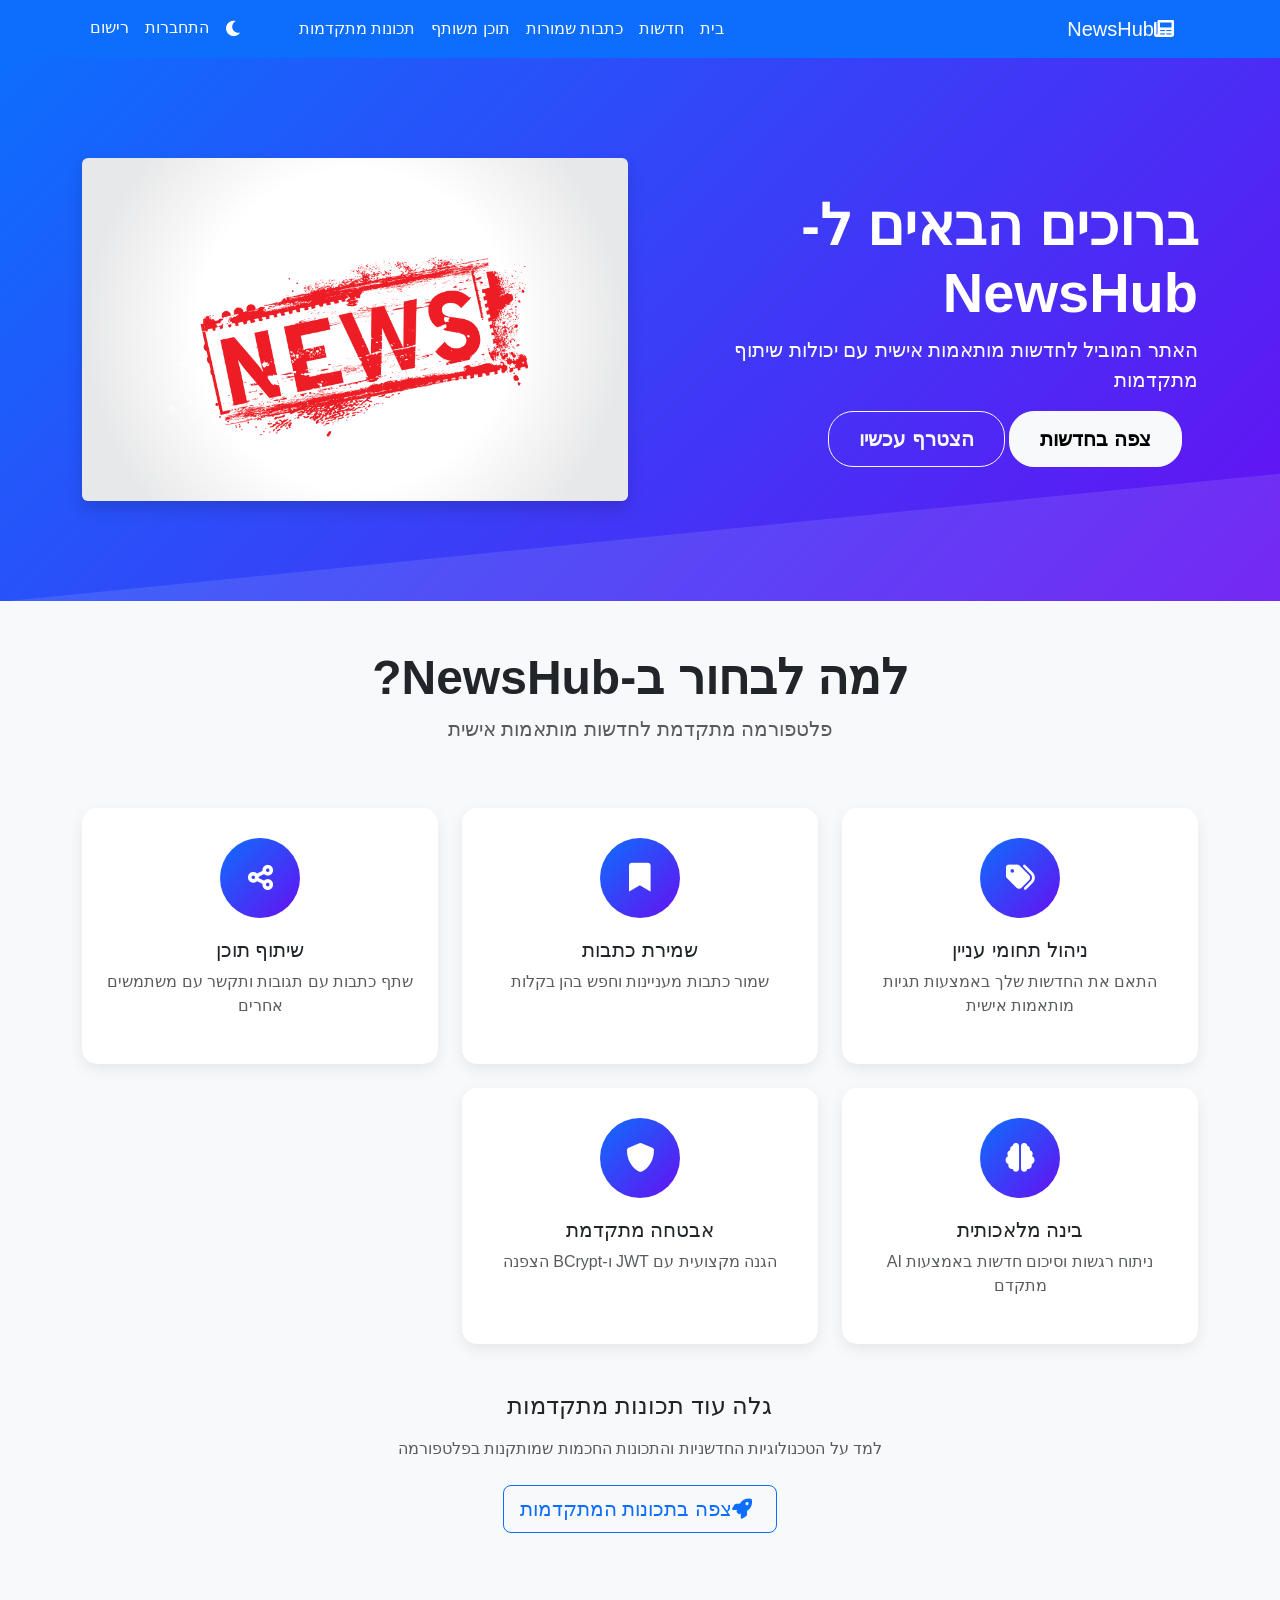
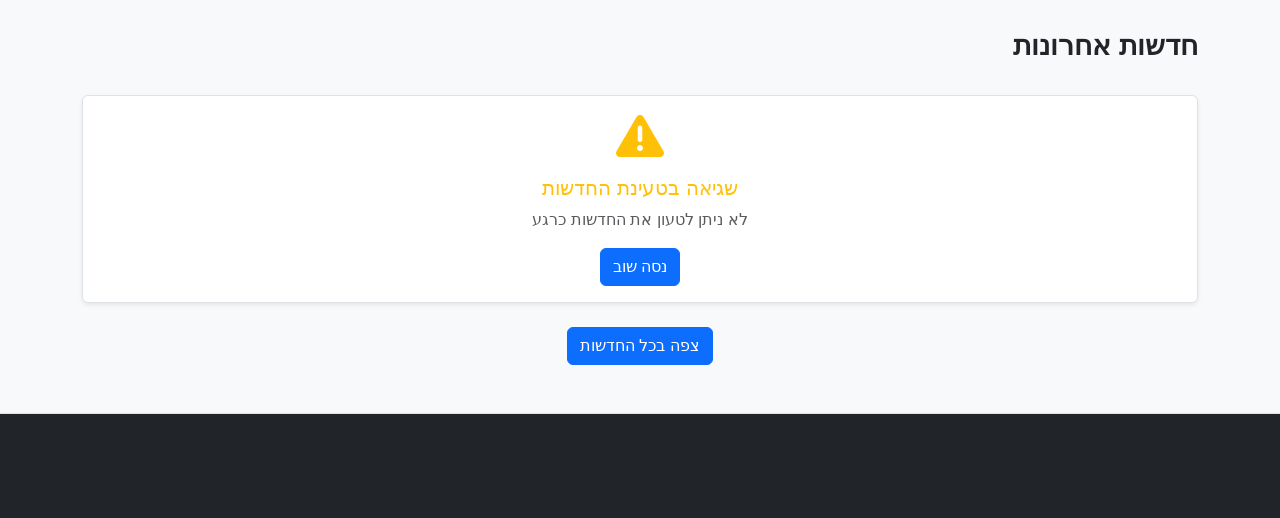
<file: website/index.html>
<!DOCTYPE html>
<html lang="he" dir="rtl">
  <head>
    <meta charset="UTF-8" />
    <meta name="viewport" content="width=device-width, initial-scale=1.0" />
    <title>NewsHub - אתר החדשות שלך</title>
    <link
      href="https://cdn.jsdelivr.net/npm/bootstrap@5.3.0/dist/css/bootstrap.min.css"
      rel="stylesheet"
    />
    <link
      href="https://cdnjs.cloudflare.com/ajax/libs/font-awesome/6.0.0/css/all.min.css"
      rel="stylesheet"
    />
    <link href="css/style.css" rel="stylesheet" />
  </head>
  <body>
    <!-- Hero Section -->
    <div class="hero-section">
      <div class="container">
        <div class="row align-items-center">
          <div class="col-lg-6">
            <h1 class="display-4 fw-bold text-white">ברוכים הבאים ל-NewsHub</h1>
            <p class="lead text-white">
              האתר המוביל לחדשות מותאמות אישית עם יכולות שיתוף מתקדמות
            </p>
            <div class="hero-buttons">
              <a href="news.html" class="btn btn-light btn-lg me-3"
                >צפה בחדשות</a
              >
              <a href="register.html" class="btn btn-outline-light btn-lg"
                >הצטרף עכשיו</a
              >
            </div>
          </div>
          <div class="col-lg-6">
            <img
              src="img/NEWS.jpg"
              alt="NewsHub"
              class="img-fluid rounded shadow"
            />
          </div>
        </div>
      </div>
    </div>

    <!-- Features Section -->
    <div class="container py-5">
      <div class="row text-center mb-5">
        <div class="col">
          <h2 class="display-5 fw-bold">למה לבחור ב-NewsHub?</h2>
          <p class="lead text-muted">פלטפורמה מתקדמת לחדשות מותאמות אישית</p>
        </div>
      </div>
      <div class="row g-4">
        <div class="col-md-4">
          <div class="feature-card text-center">
            <div class="feature-icon">
              <i class="fas fa-tags"></i>
            </div>
            <h5>ניהול תחומי עניין</h5>
            <p class="text-muted">
              התאם את החדשות שלך באמצעות תגיות מותאמות אישית
            </p>
          </div>
        </div>
        <div class="col-md-4">
          <div class="feature-card text-center">
            <div class="feature-icon">
              <i class="fas fa-bookmark"></i>
            </div>
            <h5>שמירת כתבות</h5>
            <p class="text-muted">שמור כתבות מעניינות וחפש בהן בקלות</p>
          </div>
        </div>
        <div class="col-md-4">
          <div class="feature-card text-center">
            <div class="feature-icon">
              <i class="fas fa-share-alt"></i>
            </div>
            <h5>שיתוף תוכן</h5>
            <p class="text-muted">שתף כתבות עם תגובות ותקשר עם משתמשים אחרים</p>
          </div>
        </div>
        <div class="col-md-4">
          <div class="feature-card text-center">
            <div class="feature-icon">
              <i class="fas fa-brain"></i>
            </div>
            <h5>בינה מלאכותית</h5>
            <p class="text-muted">ניתוח רגשות וסיכום חדשות באמצעות AI מתקדם</p>
          </div>
        </div>
        <div class="col-md-4">
          <div class="feature-card text-center">
            <div class="feature-icon">
              <i class="fas fa-shield-alt"></i>
            </div>
            <h5>אבטחה מתקדמת</h5>
            <p class="text-muted">הגנה מקצועית עם JWT ו-BCrypt הצפנה</p>
          </div>
        </div>
      </div>

      <!-- Advanced Features CTA -->
      <div class="row mt-5">
        <div class="col text-center">
          <h4 class="mb-3">גלה עוד תכונות מתקדמות</h4>
          <p class="text-muted mb-4">
            למד על הטכנולוגיות החדשניות והתכונות החכמות שמותקנות בפלטפורמה
          </p>
          <a
            href="advanced-features.html"
            class="btn btn-outline-primary btn-lg"
          >
            <i class="fas fa-rocket me-2"></i>צפה בתכונות המתקדמות
          </a>
        </div>
      </div>
    </div>

    <!-- Latest News Preview -->
    <div class="bg-light py-5">
      <div class="container">
        <div class="row mb-4">
          <div class="col">
            <h3 class="fw-bold">חדשות אחרונות</h3>
          </div>
        </div>
        <div class="row" id="latestNews">
          <!-- News will be loaded here -->
        </div>
        <div class="text-center mt-4">
          <a href="news.html" class="btn btn-primary">צפה בכל החדשות</a>
        </div>
      </div>
    </div>

    <!-- Footer -->
    <footer class="footer bg-dark text-white py-4">
      <div class="container">
        <div class="row">
          <div class="col-md-6">
            <h5>NewsHub</h5>
            <p class="mb-0">האתר המוביל לחדשות מותאמות אישית</p>
          </div>
        </div>
      </div>
    </footer>

    <!-- Scripts -->
    <script src="https://cdn.jsdelivr.net/npm/bootstrap@5.3.0/dist/js/bootstrap.bundle.min.js"></script>
    <script src="https://code.jquery.com/jquery-3.6.0.min.js"></script>
    <script src="js/config.js"></script>
    <script src="js/utils.js"></script>
    <script src="js/ajaxCalls.js"></script>
    <script src="js/auth-jwt.js"></script>
    <script src="js/navbar.js"></script>
    <script src="js/news-utils.js"></script>
    <script src="js/index.js"></script>

    <script>
      // Initialize theme on page load
      $(document).ready(function () {
        if (typeof Utils !== "undefined" && Utils.darkMode) {
          Utils.darkMode.init();
        }
      });
    </script>
  </body>
</html>
</file>
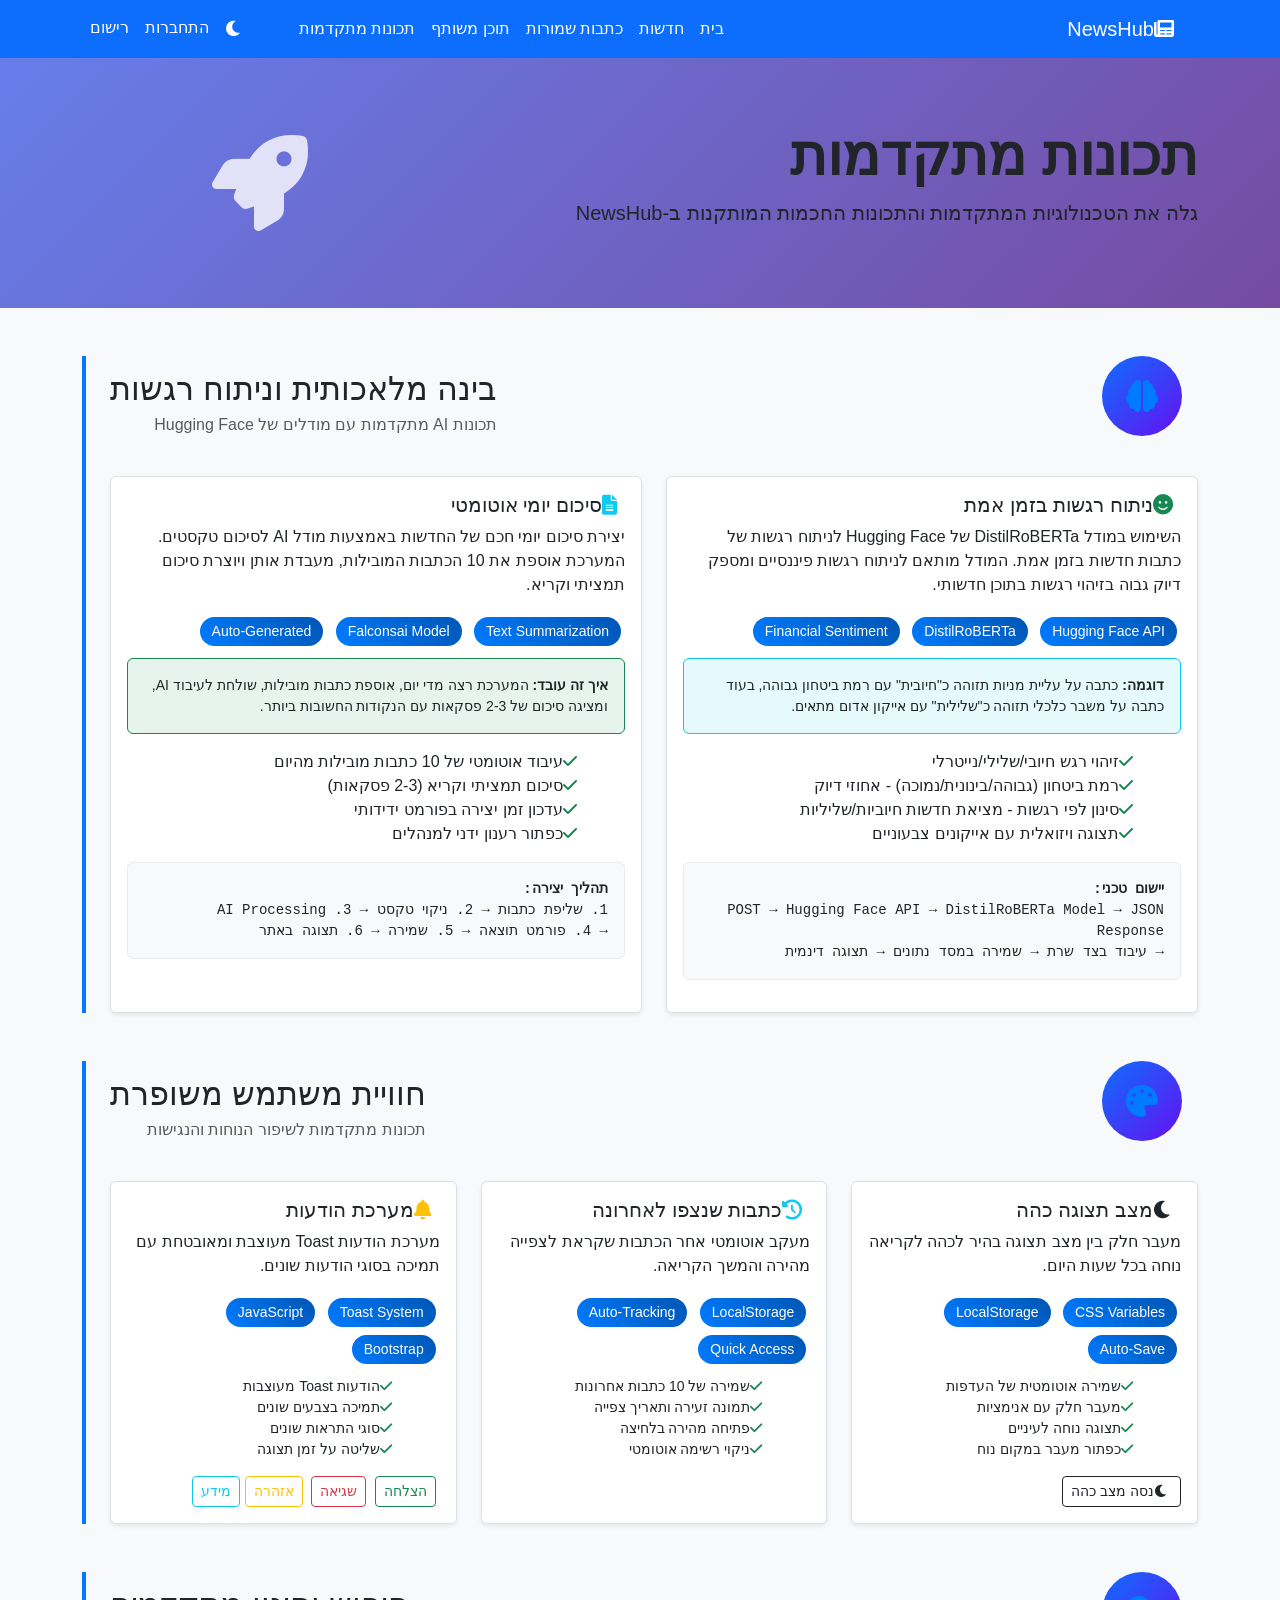
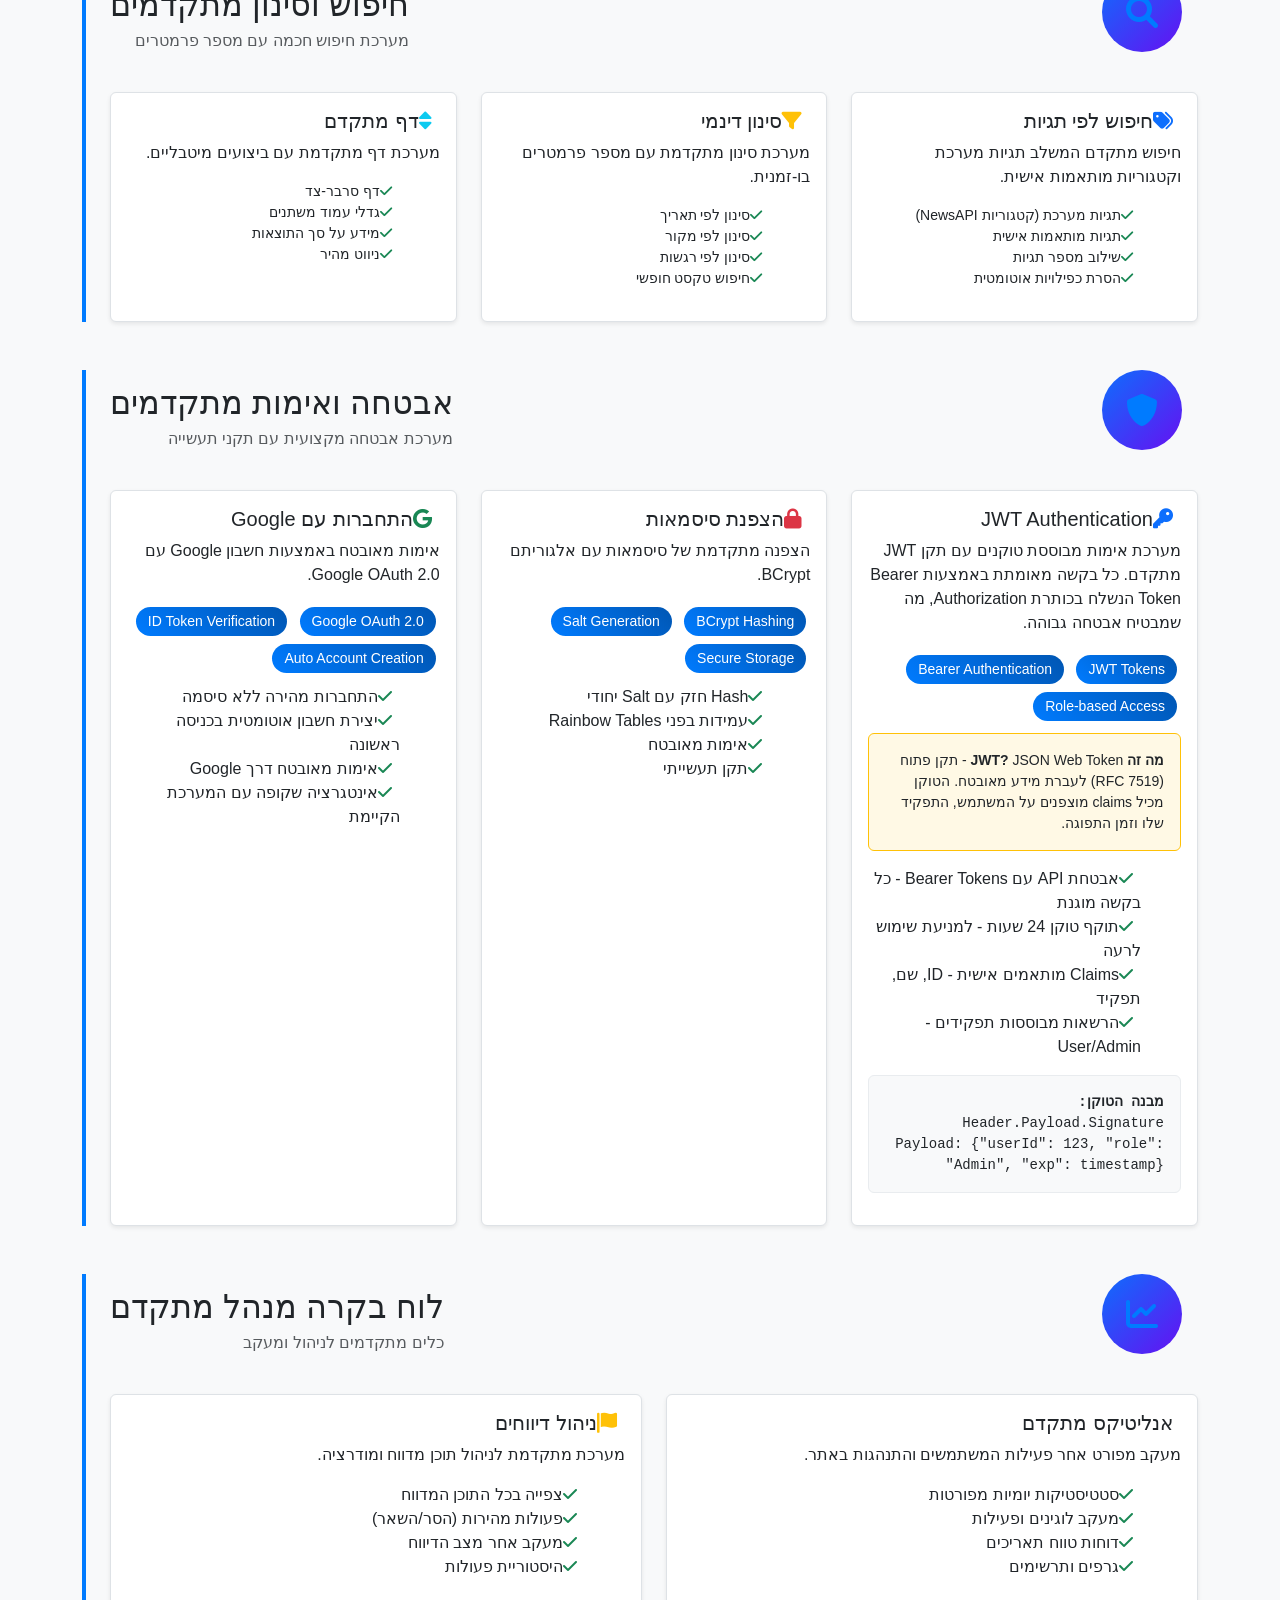
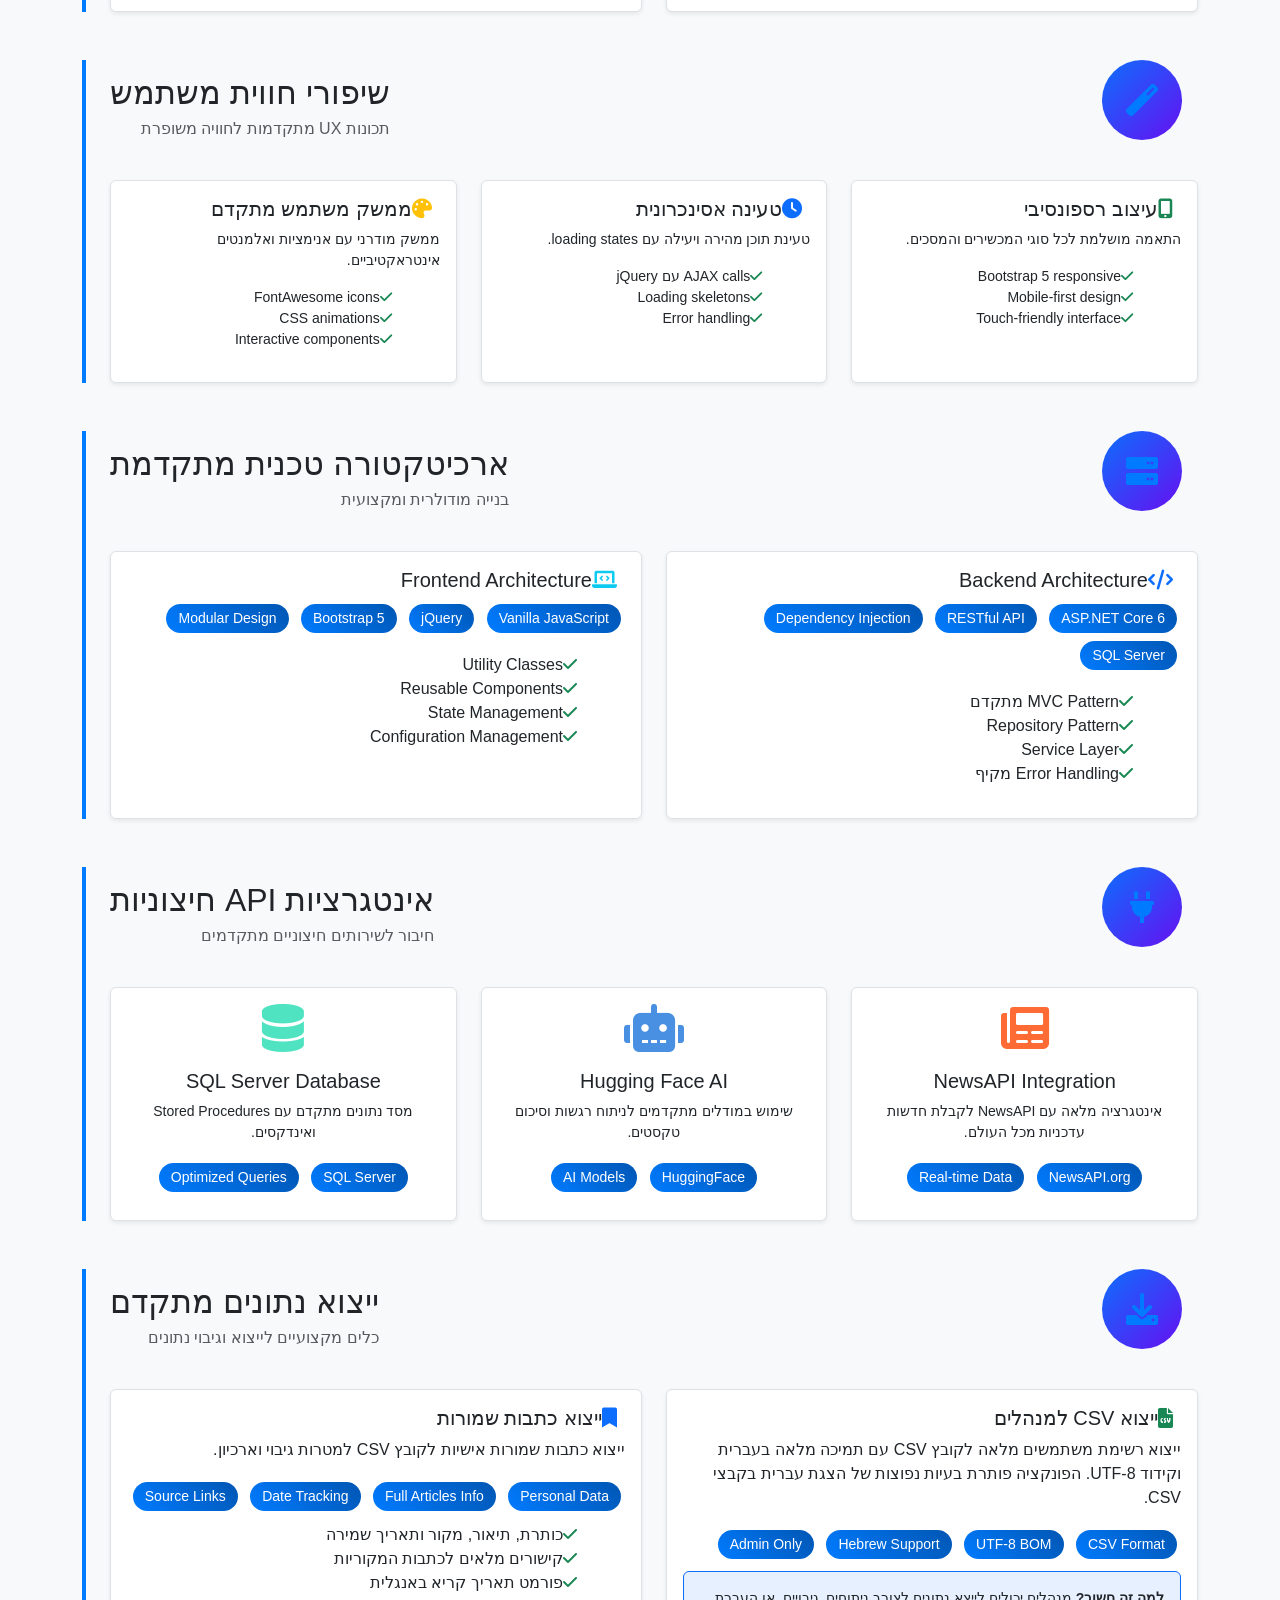
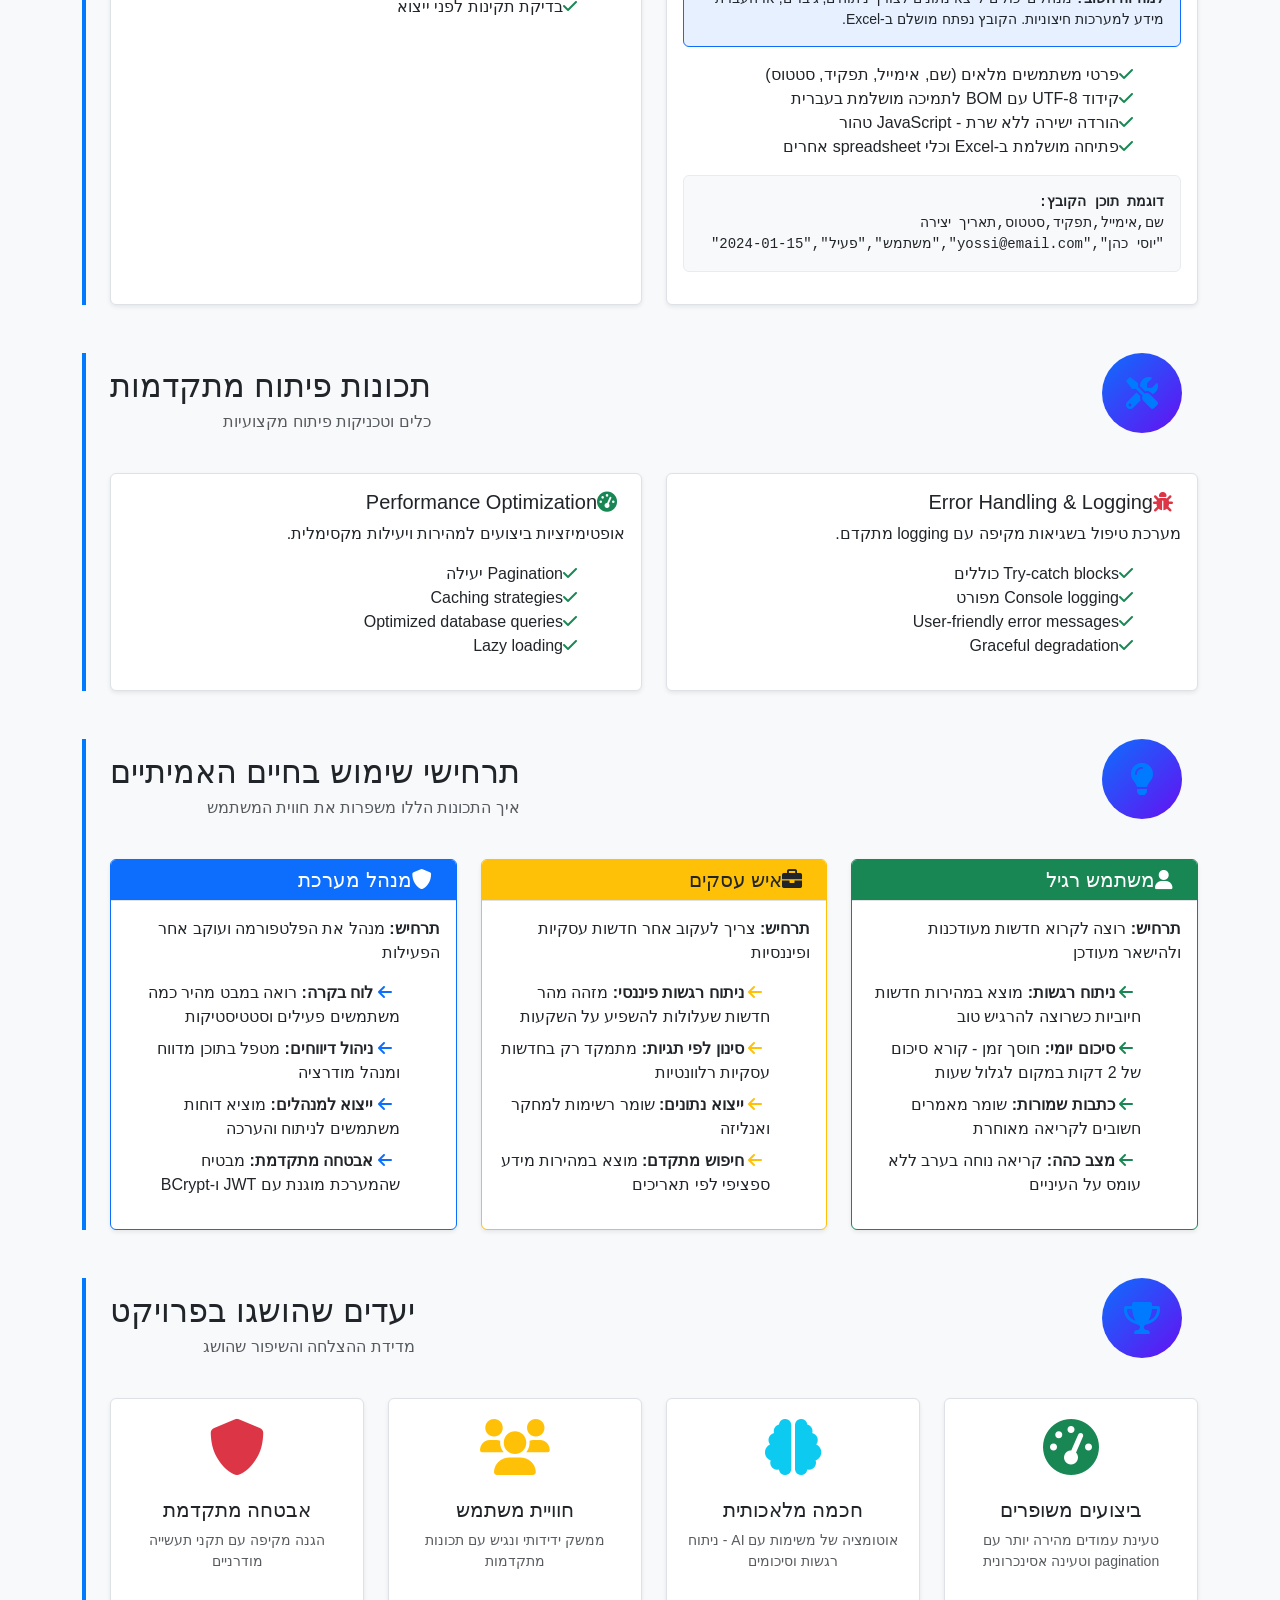
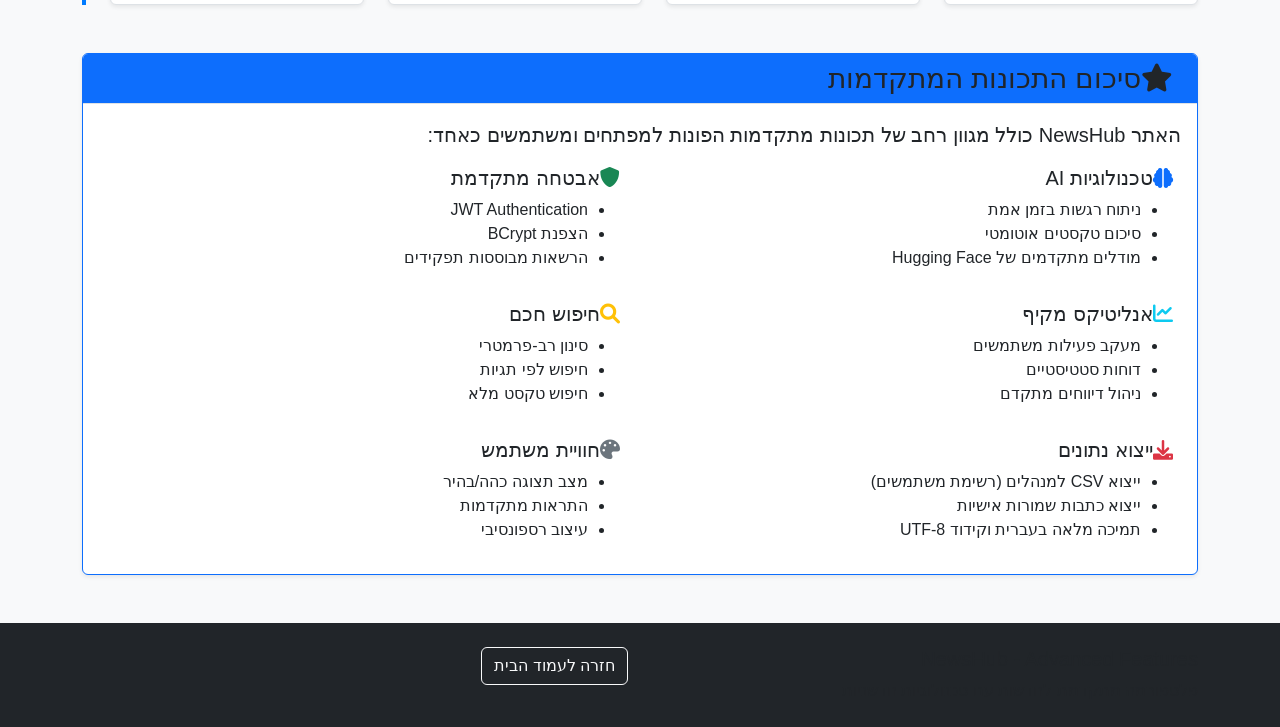
<file: website/advanced-features.html>
<!DOCTYPE html>
<html lang="he" dir="rtl">
  <head>
    <meta charset="UTF-8" />
    <meta name="viewport" content="width=device-width, initial-scale=1.0" />
    <title>תכונות מתקדמות - NewsHub</title>
    <link
      href="https://cdn.jsdelivr.net/npm/bootstrap@5.3.0/dist/css/bootstrap.min.css"
      rel="stylesheet"
    />
    <link
      href="https://cdnjs.cloudflare.com/ajax/libs/font-awesome/6.0.0/css/all.min.css"
      rel="stylesheet"
    />
    <link href="css/style.css" rel="stylesheet" />
    <style>
      .feature-section {
        margin-bottom: 3rem;
        border-left: 4px solid #007bff;
        padding-left: 1.5rem;
      }
      .tech-badge {
        background: linear-gradient(45deg, #007bff, #0056b3);
        color: white;
        padding: 0.25rem 0.75rem;
        border-radius: 1rem;
        font-size: 0.875rem;
        margin: 0.25rem;
        display: inline-block;
      }
      .feature-icon {
        font-size: 2rem;
        color: #007bff;
        margin-bottom: 1rem;
      }
      .code-snippet {
        background: #f8f9fa;
        border: 1px solid #e9ecef;
        border-radius: 0.375rem;
        padding: 1rem;
        font-family: "Consolas", "Monaco", monospace;
        font-size: 0.875rem;
        margin: 1rem 0;
      }

      [data-theme="dark"] .code-snippet {
        background: #2d3748;
        border: 1px solid #4a5568;
        color: #e2e8f0;
      }
      .hero-advanced {
        background: linear-gradient(135deg, #667eea 0%, #764ba2 100%);
        color: white;
        padding: 4rem 0;
        margin-bottom: 3rem;
      }
    </style>
  </head>
  <body>
    <!-- Navigation -->
    <div id="navbar-placeholder"></div>

    <!-- Hero Section -->
    <div class="hero-advanced">
      <div class="container">
        <div class="row align-items-center">
          <div class="col-lg-8">
            <h1 class="display-4 fw-bold">תכונות מתקדמות</h1>
            <p class="lead">
              גלה את הטכנולוגיות המתקדמות והתכונות החכמות המותקנות ב-NewsHub
            </p>
          </div>
          <div class="col-lg-4 text-center">
            <i class="fas fa-rocket" style="font-size: 6rem; opacity: 0.8"></i>
          </div>
        </div>
      </div>
    </div>

    <div class="container">
      <!-- AI & Machine Learning Features -->
      <div class="feature-section">
        <div class="d-flex align-items-center mb-4">
          <div class="feature-icon me-3">
            <i class="fas fa-brain"></i>
          </div>
          <div>
            <h2 class="mb-1">בינה מלאכותית וניתוח רגשות</h2>
            <p class="text-muted mb-0">
              תכונות AI מתקדמות עם מודלים של Hugging Face
            </p>
          </div>
        </div>

        <div class="row">
          <div class="col-md-6">
            <div class="card h-100">
              <div class="card-body">
                <h5 class="card-title">
                  <i class="fas fa-smile text-success me-2"></i>ניתוח רגשות בזמן
                  אמת
                </h5>
                <p class="card-text">
                  השימוש במודל DistilRoBERTa של Hugging Face לניתוח רגשות של
                  כתבות חדשות בזמן אמת. המודל מותאם לניתוח רגשות פיננסיים ומספק
                  דיוק גבוה בזיהוי רגשות בתוכן חדשותי.
                </p>
                <div class="mb-2">
                  <span class="tech-badge">Hugging Face API</span>
                  <span class="tech-badge">DistilRoBERTa</span>
                  <span class="tech-badge">Financial Sentiment</span>
                </div>

                <div class="alert alert-info small mb-3">
                  <strong>דוגמה:</strong> כתבה על עליית מניות תזוהה כ"חיובית" עם
                  רמת ביטחון גבוהה, בעוד כתבה על משבר כלכלי תזוהה כ"שלילית" עם
                  אייקון אדום מתאים.
                </div>

                <ul class="list-unstyled">
                  <li>
                    <i class="fas fa-check text-success me-2"></i>זיהוי רגש
                    חיובי/שלילי/נייטרלי
                  </li>
                  <li>
                    <i class="fas fa-check text-success me-2"></i>רמת ביטחון
                    (גבוהה/בינונית/נמוכה) - אחוזי דיוק
                  </li>
                  <li>
                    <i class="fas fa-check text-success me-2"></i>סינון לפי
                    רגשות - מציאת חדשות חיוביות/שליליות
                  </li>
                  <li>
                    <i class="fas fa-check text-success me-2"></i>תצוגה ויזואלית
                    עם אייקונים צבעוניים
                  </li>
                </ul>

                <div class="code-snippet">
                  <strong>יישום טכני:</strong><br />
                  POST → Hugging Face API → DistilRoBERTa Model → JSON
                  Response<br />
                  → עיבוד בצד שרת → שמירה במסד נתונים → תצוגה דינמית
                </div>
              </div>
            </div>
          </div>
          <div class="col-md-6">
            <div class="card h-100">
              <div class="card-body">
                <h5 class="card-title">
                  <i class="fas fa-file-alt text-info me-2"></i>סיכום יומי
                  אוטומטי
                </h5>
                <p class="card-text">
                  יצירת סיכום יומי חכם של החדשות באמצעות מודל AI לסיכום טקסטים.
                  המערכת אוספת את 10 הכתבות המובילות, מעבדת אותן ויוצרת סיכום
                  תמציתי וקריא.
                </p>
                <div class="mb-2">
                  <span class="tech-badge">Text Summarization</span>
                  <span class="tech-badge">Falconsai Model</span>
                  <span class="tech-badge">Auto-Generated</span>
                </div>

                <div class="alert alert-success small mb-3">
                  <strong>איך זה עובד:</strong> המערכת רצה מדי יום, אוספת כתבות
                  מובילות, שולחת לעיבוד AI, ומציגה סיכום של 2-3 פסקאות עם
                  הנקודות החשובות ביותר.
                </div>

                <ul class="list-unstyled">
                  <li>
                    <i class="fas fa-check text-success me-2"></i>עיבוד אוטומטי
                    של 10 כתבות מובילות מהיום
                  </li>
                  <li>
                    <i class="fas fa-check text-success me-2"></i>סיכום תמציתי
                    וקריא (2-3 פסקאות)
                  </li>
                  <li>
                    <i class="fas fa-check text-success me-2"></i>עדכון זמן
                    יצירה בפורמט ידידותי
                  </li>
                  <li>
                    <i class="fas fa-check text-success me-2"></i>כפתור רענון
                    ידני למנהלים
                  </li>
                </ul>

                <div class="code-snippet">
                  <strong>תהליך יצירה:</strong><br />
                  1. שליפת כתבות → 2. ניקוי טקסט → 3. AI Processing<br />
                  → 4. פורמט תוצאה → 5. שמירה → 6. תצוגה באתר
                </div>
              </div>
            </div>
          </div>
        </div>
      </div>

      <!-- Enhanced User Experience Features -->
      <div class="feature-section">
        <div class="d-flex align-items-center mb-4">
          <div class="feature-icon me-3">
            <i class="fas fa-palette"></i>
          </div>
          <div>
            <h2 class="mb-1">חוויית משתמש משופרת</h2>
            <p class="text-muted mb-0">תכונות מתקדמות לשיפור הנוחות והנגישות</p>
          </div>
        </div>

        <div class="row">
          <div class="col-md-4">
            <div class="card h-100">
              <div class="card-body">
                <h5 class="card-title">
                  <i class="fas fa-moon text-dark me-2"></i>מצב תצוגה כהה
                </h5>
                <p class="card-text">
                  מעבר חלק בין מצב תצוגה בהיר לכהה לקריאה נוחה בכל שעות היום.
                </p>
                <div class="mb-2">
                  <span class="tech-badge">CSS Variables</span>
                  <span class="tech-badge">LocalStorage</span>
                  <span class="tech-badge">Auto-Save</span>
                </div>
                <ul class="list-unstyled small">
                  <li>
                    <i class="fas fa-check text-success me-2"></i>שמירה אוטומטית
                    של העדפות
                  </li>
                  <li>
                    <i class="fas fa-check text-success me-2"></i>מעבר חלק עם
                    אנימציות
                  </li>
                  <li>
                    <i class="fas fa-check text-success me-2"></i>תצוגה נוחה
                    לעיניים
                  </li>
                  <li>
                    <i class="fas fa-check text-success me-2"></i>כפתור מעבר
                    במקום נוח
                  </li>
                </ul>

                <!-- Dark Mode Demo -->
                <div class="mt-3">
                  <button
                    class="btn btn-outline-dark btn-sm"
                    id="demoThemeToggle"
                  >
                    <i class="fas fa-moon me-1"></i>נסה מצב כהה
                  </button>
                </div>
              </div>
            </div>
          </div>

          <div class="col-md-4">
            <div class="card h-100">
              <div class="card-body">
                <h5 class="card-title">
                  <i class="fas fa-history text-info me-2"></i>כתבות שנצפו
                  לאחרונה
                </h5>
                <p class="card-text">
                  מעקב אוטומטי אחר הכתבות שקראת לצפייה מהירה והמשך הקריאה.
                </p>
                <div class="mb-2">
                  <span class="tech-badge">LocalStorage</span>
                  <span class="tech-badge">Auto-Tracking</span>
                  <span class="tech-badge">Quick Access</span>
                </div>
                <ul class="list-unstyled small">
                  <li>
                    <i class="fas fa-check text-success me-2"></i>שמירה של 10
                    כתבות אחרונות
                  </li>
                  <li>
                    <i class="fas fa-check text-success me-2"></i>תמונה זעירה
                    ותאריך צפייה
                  </li>
                  <li>
                    <i class="fas fa-check text-success me-2"></i>פתיחה מהירה
                    בלחיצה
                  </li>
                  <li>
                    <i class="fas fa-check text-success me-2"></i>ניקוי רשימה
                    אוטומטי
                  </li>
                </ul>
              </div>
            </div>
          </div>

          <div class="col-md-4">
            <div class="card h-100">
              <div class="card-body">
                <h5 class="card-title">
                  <i class="fas fa-bell text-warning me-2"></i>מערכת הודעות
                </h5>
                <p class="card-text">
                  מערכת הודעות Toast מעוצבת ומאובטחת עם תמיכה בסוגי הודעות
                  שונים.
                </p>
                <div class="mb-2">
                  <span class="tech-badge">Toast System</span>
                  <span class="tech-badge">JavaScript</span>
                  <span class="tech-badge">Bootstrap</span>
                </div>
                <ul class="list-unstyled small">
                  <li>
                    <i class="fas fa-check text-success me-2"></i>הודעות Toast
                    מעוצבות
                  </li>
                  <li>
                    <i class="fas fa-check text-success me-2"></i>תמיכה בצבעים
                    שונים
                  </li>
                  <li>
                    <i class="fas fa-check text-success me-2"></i>סוגי התראות
                    שונים
                  </li>
                  <li>
                    <i class="fas fa-check text-success me-2"></i>שליטה על זמן
                    תצוגה
                  </li>
                </ul>

                <!-- Toast Notification Demo -->
                <div class="mt-3">
                  <button
                    class="btn btn-outline-success btn-sm me-1"
                    onclick="demoToast('success')"
                  >
                    הצלחה
                  </button>
                  <button
                    class="btn btn-outline-danger btn-sm me-1"
                    onclick="demoToast('error')"
                  >
                    שגיאה
                  </button>
                  <button
                    class="btn btn-outline-warning btn-sm me-1"
                    onclick="demoToast('warning')"
                  >
                    אזהרה
                  </button>
                  <button
                    class="btn btn-outline-info btn-sm"
                    onclick="demoToast('info')"
                  >
                    מידע
                  </button>
                </div>
              </div>
            </div>
          </div>
        </div>
      </div>

      <!-- Advanced Search & Filtering -->
      <div class="feature-section">
        <div class="d-flex align-items-center mb-4">
          <div class="feature-icon me-3">
            <i class="fas fa-search"></i>
          </div>
          <div>
            <h2 class="mb-1">חיפוש וסינון מתקדמים</h2>
            <p class="text-muted mb-0">מערכת חיפוש חכמה עם מספר פרמטרים</p>
          </div>
        </div>

        <div class="row">
          <div class="col-md-4">
            <div class="card h-100">
              <div class="card-body">
                <h5 class="card-title">
                  <i class="fas fa-tags text-primary me-2"></i>חיפוש לפי תגיות
                </h5>
                <p class="card-text">
                  חיפוש מתקדם המשלב תגיות מערכת וקטגוריות מותאמות אישית.
                </p>
                <ul class="list-unstyled small">
                  <li>
                    <i class="fas fa-check text-success me-2"></i>תגיות מערכת
                    (קטגוריות NewsAPI)
                  </li>
                  <li>
                    <i class="fas fa-check text-success me-2"></i>תגיות מותאמות
                    אישית
                  </li>
                  <li>
                    <i class="fas fa-check text-success me-2"></i>שילוב מספר
                    תגיות
                  </li>
                  <li>
                    <i class="fas fa-check text-success me-2"></i>הסרת כפילויות
                    אוטומטית
                  </li>
                </ul>
              </div>
            </div>
          </div>
          <div class="col-md-4">
            <div class="card h-100">
              <div class="card-body">
                <h5 class="card-title">
                  <i class="fas fa-filter text-warning me-2"></i>סינון דינמי
                </h5>
                <p class="card-text">
                  מערכת סינון מתקדמת עם מספר פרמטרים בו-זמנית.
                </p>
                <ul class="list-unstyled small">
                  <li>
                    <i class="fas fa-check text-success me-2"></i>סינון לפי
                    תאריך
                  </li>
                  <li>
                    <i class="fas fa-check text-success me-2"></i>סינון לפי מקור
                  </li>
                  <li>
                    <i class="fas fa-check text-success me-2"></i>סינון לפי
                    רגשות
                  </li>
                  <li>
                    <i class="fas fa-check text-success me-2"></i>חיפוש טקסט
                    חופשי
                  </li>
                </ul>
              </div>
            </div>
          </div>
          <div class="col-md-4">
            <div class="card h-100">
              <div class="card-body">
                <h5 class="card-title">
                  <i class="fas fa-sort text-info me-2"></i>דף מתקדם
                </h5>
                <p class="card-text">מערכת דף מתקדמת עם ביצועים מיטבליים.</p>
                <ul class="list-unstyled small">
                  <li>
                    <i class="fas fa-check text-success me-2"></i>דף סרבר-צד
                  </li>
                  <li>
                    <i class="fas fa-check text-success me-2"></i>גדלי עמוד
                    משתנים
                  </li>
                  <li>
                    <i class="fas fa-check text-success me-2"></i>מידע על סך
                    התוצאות
                  </li>
                  <li>
                    <i class="fas fa-check text-success me-2"></i>ניווט מהיר
                  </li>
                </ul>
              </div>
            </div>
          </div>
        </div>
      </div>

      <!-- Security & Authentication -->
      <div class="feature-section">
        <div class="d-flex align-items-center mb-4">
          <div class="feature-icon me-3">
            <i class="fas fa-shield-alt"></i>
          </div>
          <div>
            <h2 class="mb-1">אבטחה ואימות מתקדמים</h2>
            <p class="text-muted mb-0">מערכת אבטחה מקצועית עם תקני תעשייה</p>
          </div>
        </div>

        <div class="row">
          <div class="col-md-4">
            <div class="card h-100">
              <div class="card-body">
                <h5 class="card-title">
                  <i class="fas fa-key text-primary me-2"></i>JWT Authentication
                </h5>
                <p class="card-text">
                  מערכת אימות מבוססת טוקנים עם תקן JWT מתקדם. כל בקשה מאומתת
                  באמצעות Bearer Token הנשלח בכותרת Authorization, מה שמבטיח
                  אבטחה גבוהה.
                </p>
                <div class="mb-2">
                  <span class="tech-badge">JWT Tokens</span>
                  <span class="tech-badge">Bearer Authentication</span>
                  <span class="tech-badge">Role-based Access</span>
                </div>

                <div class="alert alert-warning small mb-3">
                  <strong>מה זה JWT?</strong> JSON Web Token - תקן פתוח (RFC
                  7519) לעברת מידע מאובטח. הטוקן מכיל claims מוצפנים על המשתמש,
                  התפקיד שלו וזמן התפוגה.
                </div>

                <ul class="list-unstyled">
                  <li>
                    <i class="fas fa-check text-success me-2"></i>אבטחת API עם
                    Bearer Tokens - כל בקשה מוגנת
                  </li>
                  <li>
                    <i class="fas fa-check text-success me-2"></i>תוקף טוקן 24
                    שעות - למניעת שימוש לרעה
                  </li>
                  <li>
                    <i class="fas fa-check text-success me-2"></i>Claims מותאמים
                    אישית - ID, שם, תפקיד
                  </li>
                  <li>
                    <i class="fas fa-check text-success me-2"></i>הרשאות מבוססות
                    תפקידים - User/Admin
                  </li>
                </ul>

                <div class="code-snippet">
                  <strong>מבנה הטוקן:</strong><br />
                  Header.Payload.Signature<br />
                  Payload: {"userId": 123, "role": "Admin", "exp": timestamp}
                </div>
              </div>
            </div>
          </div>
          <div class="col-md-4">
            <div class="card h-100">
              <div class="card-body">
                <h5 class="card-title">
                  <i class="fas fa-lock text-danger me-2"></i>הצפנת סיסמאות
                </h5>
                <p class="card-text">
                  הצפנה מתקדמת של סיסמאות עם אלגוריתם BCrypt.
                </p>
                <div class="mb-2">
                  <span class="tech-badge">BCrypt Hashing</span>
                  <span class="tech-badge">Salt Generation</span>
                  <span class="tech-badge">Secure Storage</span>
                </div>
                <ul class="list-unstyled">
                  <li>
                    <i class="fas fa-check text-success me-2"></i>Hash חזק עם
                    Salt יחודי
                  </li>
                  <li>
                    <i class="fas fa-check text-success me-2"></i>עמידות בפני
                    Rainbow Tables
                  </li>
                  <li>
                    <i class="fas fa-check text-success me-2"></i>אימות מאובטח
                  </li>
                  <li>
                    <i class="fas fa-check text-success me-2"></i>תקן תעשייתי
                  </li>
                </ul>
              </div>
            </div>
          </div>
          <div class="col-md-4">
            <div class="card h-100">
              <div class="card-body">
                <h5 class="card-title">
                  <i class="fab fa-google text-success me-2"></i>התחברות עם
                  Google
                </h5>
                <p class="card-text">
                  אימות מאובטח באמצעות חשבון Google עם Google OAuth 2.0.
                </p>
                <div class="mb-2">
                  <span class="tech-badge">Google OAuth 2.0</span>
                  <span class="tech-badge">ID Token Verification</span>
                  <span class="tech-badge">Auto Account Creation</span>
                </div>
                <ul class="list-unstyled">
                  <li>
                    <i class="fas fa-check text-success me-2"></i>התחברות מהירה
                    ללא סיסמה
                  </li>
                  <li>
                    <i class="fas fa-check text-success me-2"></i>יצירת חשבון
                    אוטומטית בכניסה ראשונה
                  </li>
                  <li>
                    <i class="fas fa-check text-success me-2"></i>אימות מאובטח
                    דרך Google
                  </li>
                  <li>
                    <i class="fas fa-check text-success me-2"></i>אינטגרציה
                    שקופה עם המערכת הקיימת
                  </li>
                </ul>
              </div>
            </div>
          </div>
        </div>
      </div>

      <!-- Advanced Admin Features -->
      <div class="feature-section">
        <div class="d-flex align-items-center mb-4">
          <div class="feature-icon me-3">
            <i class="fas fa-chart-line"></i>
          </div>
          <div>
            <h2 class="mb-1">לוח בקרה מנהל מתקדם</h2>
            <p class="text-muted mb-0">כלים מתקדמים לניהול ומעקב</p>
          </div>
        </div>

        <div class="row">
          <div class="col-md-6">
            <div class="card h-100">
              <div class="card-body">
                <h5 class="card-title">
                  <i class="fas fa-analytics text-info me-2"></i>אנליטיקס מתקדם
                </h5>
                <p class="card-text">
                  מעקב מפורט אחר פעילות המשתמשים והתנהגות באתר.
                </p>
                <ul class="list-unstyled">
                  <li>
                    <i class="fas fa-check text-success me-2"></i>סטטיסטיקות
                    יומיות מפורטות
                  </li>
                  <li>
                    <i class="fas fa-check text-success me-2"></i>מעקב לוגינים
                    ופעילות
                  </li>
                  <li>
                    <i class="fas fa-check text-success me-2"></i>דוחות טווח
                    תאריכים
                  </li>
                  <li>
                    <i class="fas fa-check text-success me-2"></i>גרפים ותרשימים
                  </li>
                </ul>
              </div>
            </div>
          </div>
          <div class="col-md-6">
            <div class="card h-100">
              <div class="card-body">
                <h5 class="card-title">
                  <i class="fas fa-flag text-warning me-2"></i>ניהול דיווחים
                </h5>
                <p class="card-text">
                  מערכת מתקדמת לניהול תוכן מדווח ומודרציה.
                </p>
                <ul class="list-unstyled">
                  <li>
                    <i class="fas fa-check text-success me-2"></i>צפייה בכל
                    התוכן המדווח
                  </li>
                  <li>
                    <i class="fas fa-check text-success me-2"></i>פעולות מהירות
                    (הסר/השאר)
                  </li>
                  <li>
                    <i class="fas fa-check text-success me-2"></i>מעקב אחר מצב
                    הדיווח
                  </li>
                  <li>
                    <i class="fas fa-check text-success me-2"></i>היסטוריית
                    פעולות
                  </li>
                </ul>
              </div>
            </div>
          </div>
        </div>
      </div>

      <!-- User Experience Enhancements -->
      <div class="feature-section">
        <div class="d-flex align-items-center mb-4">
          <div class="feature-icon me-3">
            <i class="fas fa-magic"></i>
          </div>
          <div>
            <h2 class="mb-1">שיפורי חווית משתמש</h2>
            <p class="text-muted mb-0">תכונות UX מתקדמות לחוויה משופרת</p>
          </div>
        </div>

        <div class="row">
          <div class="col-md-4">
            <div class="card h-100">
              <div class="card-body">
                <h5 class="card-title">
                  <i class="fas fa-mobile-alt text-success me-2"></i>עיצוב
                  רספונסיבי
                </h5>
                <p class="card-text small">
                  התאמה מושלמת לכל סוגי המכשירים והמסכים.
                </p>
                <ul class="list-unstyled small">
                  <li>
                    <i class="fas fa-check text-success me-2"></i>Bootstrap 5
                    responsive
                  </li>
                  <li>
                    <i class="fas fa-check text-success me-2"></i>Mobile-first
                    design
                  </li>
                  <li>
                    <i class="fas fa-check text-success me-2"></i>Touch-friendly
                    interface
                  </li>
                </ul>
              </div>
            </div>
          </div>
          <div class="col-md-4">
            <div class="card h-100">
              <div class="card-body">
                <h5 class="card-title">
                  <i class="fas fa-clock text-primary me-2"></i>טעינה אסינכרונית
                </h5>
                <p class="card-text small">
                  טעינת תוכן מהירה ויעילה עם loading states.
                </p>
                <ul class="list-unstyled small">
                  <li>
                    <i class="fas fa-check text-success me-2"></i>AJAX calls עם
                    jQuery
                  </li>
                  <li>
                    <i class="fas fa-check text-success me-2"></i>Loading
                    skeletons
                  </li>
                  <li>
                    <i class="fas fa-check text-success me-2"></i>Error handling
                  </li>
                </ul>
              </div>
            </div>
          </div>
          <div class="col-md-4">
            <div class="card h-100">
              <div class="card-body">
                <h5 class="card-title">
                  <i class="fas fa-palette text-warning me-2"></i>ממשק משתמש
                  מתקדם
                </h5>
                <p class="card-text small">
                  ממשק מודרני עם אנימציות ואלמנטים אינטראקטיביים.
                </p>
                <ul class="list-unstyled small">
                  <li>
                    <i class="fas fa-check text-success me-2"></i>FontAwesome
                    icons
                  </li>
                  <li>
                    <i class="fas fa-check text-success me-2"></i>CSS animations
                  </li>
                  <li>
                    <i class="fas fa-check text-success me-2"></i>Interactive
                    components
                  </li>
                </ul>
              </div>
            </div>
          </div>
        </div>
      </div>

      <!-- Technical Architecture -->
      <div class="feature-section">
        <div class="d-flex align-items-center mb-4">
          <div class="feature-icon me-3">
            <i class="fas fa-server"></i>
          </div>
          <div>
            <h2 class="mb-1">ארכיטקטורה טכנית מתקדמת</h2>
            <p class="text-muted mb-0">בנייה מודולרית ומקצועית</p>
          </div>
        </div>

        <div class="row">
          <div class="col-md-6">
            <div class="card h-100">
              <div class="card-body">
                <h5 class="card-title">
                  <i class="fas fa-code text-primary me-2"></i>Backend
                  Architecture
                </h5>
                <div class="mb-3">
                  <span class="tech-badge">ASP.NET Core 6</span>
                  <span class="tech-badge">RESTful API</span>
                  <span class="tech-badge">Dependency Injection</span>
                  <span class="tech-badge">SQL Server</span>
                </div>
                <ul class="list-unstyled">
                  <li>
                    <i class="fas fa-check text-success me-2"></i>MVC Pattern
                    מתקדם
                  </li>
                  <li>
                    <i class="fas fa-check text-success me-2"></i>Repository
                    Pattern
                  </li>
                  <li>
                    <i class="fas fa-check text-success me-2"></i>Service Layer
                  </li>
                  <li>
                    <i class="fas fa-check text-success me-2"></i>Error Handling
                    מקיף
                  </li>
                </ul>
              </div>
            </div>
          </div>
          <div class="col-md-6">
            <div class="card h-100">
              <div class="card-body">
                <h5 class="card-title">
                  <i class="fas fa-laptop-code text-info me-2"></i>Frontend
                  Architecture
                </h5>
                <div class="mb-3">
                  <span class="tech-badge">Vanilla JavaScript</span>
                  <span class="tech-badge">jQuery</span>
                  <span class="tech-badge">Bootstrap 5</span>
                  <span class="tech-badge">Modular Design</span>
                </div>
                <ul class="list-unstyled">
                  <li>
                    <i class="fas fa-check text-success me-2"></i>Utility
                    Classes
                  </li>
                  <li>
                    <i class="fas fa-check text-success me-2"></i>Reusable
                    Components
                  </li>
                  <li>
                    <i class="fas fa-check text-success me-2"></i>State
                    Management
                  </li>
                  <li>
                    <i class="fas fa-check text-success me-2"></i>Configuration
                    Management
                  </li>
                </ul>
              </div>
            </div>
          </div>
        </div>
      </div>

      <!-- API Integrations -->
      <div class="feature-section">
        <div class="d-flex align-items-center mb-4">
          <div class="feature-icon me-3">
            <i class="fas fa-plug"></i>
          </div>
          <div>
            <h2 class="mb-1">אינטגרציות API חיצוניות</h2>
            <p class="text-muted mb-0">חיבור לשירותים חיצוניים מתקדמים</p>
          </div>
        </div>

        <div class="row">
          <div class="col-md-4">
            <div class="card h-100">
              <div class="card-body text-center">
                <div class="mb-3">
                  <i
                    class="fas fa-newspaper"
                    style="font-size: 3rem; color: #ff6b35"
                  ></i>
                </div>
                <h5 class="card-title">NewsAPI Integration</h5>
                <p class="card-text small">
                  אינטגרציה מלאה עם NewsAPI לקבלת חדשות עדכניות מכל העולם.
                </p>
                <div class="mb-2">
                  <span class="tech-badge">NewsAPI.org</span>
                  <span class="tech-badge">Real-time Data</span>
                </div>
              </div>
            </div>
          </div>
          <div class="col-md-4">
            <div class="card h-100">
              <div class="card-body text-center">
                <div class="mb-3">
                  <i
                    class="fas fa-robot"
                    style="font-size: 3rem; color: #4a90e2"
                  ></i>
                </div>
                <h5 class="card-title">Hugging Face AI</h5>
                <p class="card-text small">
                  שימוש במודלים מתקדמים לניתוח רגשות וסיכום טקסטים.
                </p>
                <div class="mb-2">
                  <span class="tech-badge">HuggingFace</span>
                  <span class="tech-badge">AI Models</span>
                </div>
              </div>
            </div>
          </div>
          <div class="col-md-4">
            <div class="card h-100">
              <div class="card-body text-center">
                <div class="mb-3">
                  <i
                    class="fas fa-database"
                    style="font-size: 3rem; color: #50e3c2"
                  ></i>
                </div>
                <h5 class="card-title">SQL Server Database</h5>
                <p class="card-text small">
                  מסד נתונים מתקדם עם Stored Procedures ואינדקסים.
                </p>
                <div class="mb-2">
                  <span class="tech-badge">SQL Server</span>
                  <span class="tech-badge">Optimized Queries</span>
                </div>
              </div>
            </div>
          </div>
        </div>
      </div>

      <!-- Data Export Features -->
      <div class="feature-section">
        <div class="d-flex align-items-center mb-4">
          <div class="feature-icon me-3">
            <i class="fas fa-download"></i>
          </div>
          <div>
            <h2 class="mb-1">ייצוא נתונים מתקדם</h2>
            <p class="text-muted mb-0">כלים מקצועיים לייצוא וגיבוי נתונים</p>
          </div>
        </div>

        <div class="row">
          <div class="col-md-6">
            <div class="card h-100">
              <div class="card-body">
                <h5 class="card-title">
                  <i class="fas fa-file-csv text-success me-2"></i>ייצוא CSV
                  למנהלים
                </h5>
                <p class="card-text">
                  ייצוא רשימת משתמשים מלאה לקובץ CSV עם תמיכה מלאה בעברית וקידוד
                  UTF-8. הפונקציה פותרת בעיות נפוצות של הצגת עברית בקבצי CSV.
                </p>
                <div class="mb-2">
                  <span class="tech-badge">CSV Format</span>
                  <span class="tech-badge">UTF-8 BOM</span>
                  <span class="tech-badge">Hebrew Support</span>
                  <span class="tech-badge">Admin Only</span>
                </div>

                <div class="alert alert-primary small mb-3">
                  <strong>למה זה חשוב?</strong> מנהלים יכולים לייצא נתונים לצורך
                  ניתוחים, גיבויים, או העברת מידע למערכות חיצוניות. הקובץ נפתח
                  מושלם ב-Excel.
                </div>

                <ul class="list-unstyled">
                  <li>
                    <i class="fas fa-check text-success me-2"></i>פרטי משתמשים
                    מלאים (שם, אימייל, תפקיד, סטטוס)
                  </li>
                  <li>
                    <i class="fas fa-check text-success me-2"></i>קידוד UTF-8 עם
                    BOM לתמיכה מושלמת בעברית
                  </li>
                  <li>
                    <i class="fas fa-check text-success me-2"></i>הורדה ישירה
                    ללא שרת - JavaScript טהור
                  </li>
                  <li>
                    <i class="fas fa-check text-success me-2"></i>פתיחה מושלמת
                    ב-Excel וכלי spreadsheet אחרים
                  </li>
                </ul>

                <div class="code-snippet">
                  <strong>דוגמת תוכן הקובץ:</strong><br />
                  שם,אימייל,תפקיד,סטטוס,תאריך יצירה<br />
                  "יוסי כהן","yossi@email.com","משתמש","פעיל","2024-01-15"
                </div>
              </div>
            </div>
          </div>
          <div class="col-md-6">
            <div class="card h-100">
              <div class="card-body">
                <h5 class="card-title">
                  <i class="fas fa-bookmark text-primary me-2"></i>ייצוא כתבות
                  שמורות
                </h5>
                <p class="card-text">
                  ייצוא כתבות שמורות אישיות לקובץ CSV למטרות גיבוי וארכיון.
                </p>
                <div class="mb-2">
                  <span class="tech-badge">Personal Data</span>
                  <span class="tech-badge">Full Articles Info</span>
                  <span class="tech-badge">Date Tracking</span>
                  <span class="tech-badge">Source Links</span>
                </div>
                <ul class="list-unstyled">
                  <li>
                    <i class="fas fa-check text-success me-2"></i>כותרת, תיאור,
                    מקור ותאריך שמירה
                  </li>
                  <li>
                    <i class="fas fa-check text-success me-2"></i>קישורים מלאים
                    לכתבות המקוריות
                  </li>
                  <li>
                    <i class="fas fa-check text-success me-2"></i>פורמט תאריך
                    קריא באנגלית
                  </li>
                  <li>
                    <i class="fas fa-check text-success me-2"></i>בדיקת תקינות
                    לפני ייצוא
                  </li>
                </ul>
              </div>
            </div>
          </div>
        </div>
      </div>

      <!-- Development Features -->
      <div class="feature-section">
        <div class="d-flex align-items-center mb-4">
          <div class="feature-icon me-3">
            <i class="fas fa-tools"></i>
          </div>
          <div>
            <h2 class="mb-1">תכונות פיתוח מתקדמות</h2>
            <p class="text-muted mb-0">כלים וטכניקות פיתוח מקצועיות</p>
          </div>
        </div>

        <div class="row">
          <div class="col-md-6">
            <div class="card h-100">
              <div class="card-body">
                <h5 class="card-title">
                  <i class="fas fa-bug text-danger me-2"></i>Error Handling &
                  Logging
                </h5>
                <p class="card-text">
                  מערכת טיפול בשגיאות מקיפה עם logging מתקדם.
                </p>
                <ul class="list-unstyled">
                  <li>
                    <i class="fas fa-check text-success me-2"></i>Try-catch
                    blocks כוללים
                  </li>
                  <li>
                    <i class="fas fa-check text-success me-2"></i>Console
                    logging מפורט
                  </li>
                  <li>
                    <i class="fas fa-check text-success me-2"></i>User-friendly
                    error messages
                  </li>
                  <li>
                    <i class="fas fa-check text-success me-2"></i>Graceful
                    degradation
                  </li>
                </ul>
              </div>
            </div>
          </div>
          <div class="col-md-6">
            <div class="card h-100">
              <div class="card-body">
                <h5 class="card-title">
                  <i class="fas fa-tachometer-alt text-success me-2"></i
                  >Performance Optimization
                </h5>
                <p class="card-text">
                  אופטימיזציות ביצועים למהירות ויעילות מקסימלית.
                </p>
                <ul class="list-unstyled">
                  <li>
                    <i class="fas fa-check text-success me-2"></i>Pagination
                    יעילה
                  </li>
                  <li>
                    <i class="fas fa-check text-success me-2"></i>Caching
                    strategies
                  </li>
                  <li>
                    <i class="fas fa-check text-success me-2"></i>Optimized
                    database queries
                  </li>
                  <li>
                    <i class="fas fa-check text-success me-2"></i>Lazy loading
                  </li>
                </ul>
              </div>
            </div>
          </div>
        </div>
      </div>

      <!-- Real-World Use Cases -->
      <div class="feature-section">
        <div class="d-flex align-items-center mb-4">
          <div class="feature-icon me-3">
            <i class="fas fa-lightbulb"></i>
          </div>
          <div>
            <h2 class="mb-1">תרחישי שימוש בחיים האמיתיים</h2>
            <p class="text-muted mb-0">
              איך התכונות הללו משפרות את חווית המשתמש
            </p>
          </div>
        </div>

        <div class="row">
          <div class="col-md-4">
            <div class="card h-100 border-success">
              <div class="card-header bg-success text-white">
                <h5 class="card-title mb-0">
                  <i class="fas fa-user me-2"></i>משתמש רגיל
                </h5>
              </div>
              <div class="card-body">
                <p class="card-text">
                  <strong>תרחיש:</strong> רוצה לקרוא חדשות מעודכנות ולהישאר
                  מעודכן
                </p>
                <ul class="list-unstyled">
                  <li class="mb-2">
                    <i class="fas fa-arrow-left text-success me-2"></i>
                    <strong>ניתוח רגשות:</strong> מוצא במהירות חדשות חיוביות
                    כשרוצה להרגיש טוב
                  </li>
                  <li class="mb-2">
                    <i class="fas fa-arrow-left text-success me-2"></i>
                    <strong>סיכום יומי:</strong> חוסך זמן - קורא סיכום של 2 דקות
                    במקום לגלול שעות
                  </li>
                  <li class="mb-2">
                    <i class="fas fa-arrow-left text-success me-2"></i>
                    <strong>כתבות שמורות:</strong> שומר מאמרים חשובים לקריאה
                    מאוחרת
                  </li>
                  <li class="mb-2">
                    <i class="fas fa-arrow-left text-success me-2"></i>
                    <strong>מצב כהה:</strong> קריאה נוחה בערב ללא עומס על
                    העיניים
                  </li>
                </ul>
              </div>
            </div>
          </div>

          <div class="col-md-4">
            <div class="card h-100 border-warning">
              <div class="card-header bg-warning text-dark">
                <h5 class="card-title mb-0">
                  <i class="fas fa-briefcase me-2"></i>איש עסקים
                </h5>
              </div>
              <div class="card-body">
                <p class="card-text">
                  <strong>תרחיש:</strong> צריך לעקוב אחר חדשות עסקיות ופיננסיות
                </p>
                <ul class="list-unstyled">
                  <li class="mb-2">
                    <i class="fas fa-arrow-left text-warning me-2"></i>
                    <strong>ניתוח רגשות פיננסי:</strong> מזהה מהר חדשות שעלולות
                    להשפיע על השקעות
                  </li>
                  <li class="mb-2">
                    <i class="fas fa-arrow-left text-warning me-2"></i>
                    <strong>סינון לפי תגיות:</strong> מתמקד רק בחדשות עסקיות
                    רלוונטיות
                  </li>
                  <li class="mb-2">
                    <i class="fas fa-arrow-left text-warning me-2"></i>
                    <strong>ייצוא נתונים:</strong> שומר רשימות למחקר ואנליזה
                  </li>
                  <li class="mb-2">
                    <i class="fas fa-arrow-left text-warning me-2"></i>
                    <strong>חיפוש מתקדם:</strong> מוצא במהירות מידע ספציפי לפי
                    תאריכים
                  </li>
                </ul>
              </div>
            </div>
          </div>

          <div class="col-md-4">
            <div class="card h-100 border-primary">
              <div class="card-header bg-primary text-white">
                <h5 class="card-title mb-0">
                  <i class="fas fa-shield-alt me-2"></i>מנהל מערכת
                </h5>
              </div>
              <div class="card-body">
                <p class="card-text">
                  <strong>תרחיש:</strong> מנהל את הפלטפורמה ועוקב אחר הפעילות
                </p>
                <ul class="list-unstyled">
                  <li class="mb-2">
                    <i class="fas fa-arrow-left text-primary me-2"></i>
                    <strong>לוח בקרה:</strong> רואה במבט מהיר כמה משתמשים פעילים
                    וסטטיסטיקות
                  </li>
                  <li class="mb-2">
                    <i class="fas fa-arrow-left text-primary me-2"></i>
                    <strong>ניהול דיווחים:</strong> מטפל בתוכן מדווח ומנהל
                    מודרציה
                  </li>
                  <li class="mb-2">
                    <i class="fas fa-arrow-left text-primary me-2"></i>
                    <strong>ייצוא למנהלים:</strong> מוציא דוחות משתמשים לניתוח
                    והערכה
                  </li>
                  <li class="mb-2">
                    <i class="fas fa-arrow-left text-primary me-2"></i>
                    <strong>אבטחה מתקדמת:</strong> מבטיח שהמערכת מוגנת עם JWT
                    ו-BCrypt
                  </li>
                </ul>
              </div>
            </div>
          </div>
        </div>
      </div>

      <!-- Performance Benefits -->
      <div class="feature-section">
        <div class="d-flex align-items-center mb-4">
          <div class="feature-icon me-3">
            <i class="fas fa-trophy"></i>
          </div>
          <div>
            <h2 class="mb-1">יעדים שהושגו בפרויקט</h2>
            <p class="text-muted mb-0">מדידת ההצלחה והשיפור שהושג</p>
          </div>
        </div>

        <div class="row">
          <div class="col-md-3 text-center">
            <div class="card h-100">
              <div class="card-body">
                <div class="display-4 text-success mb-3">
                  <i class="fas fa-tachometer-alt"></i>
                </div>
                <h5>ביצועים משופרים</h5>
                <p class="text-muted small">
                  טעינת עמודים מהירה יותר עם pagination וטעינה אסינכרונית
                </p>
              </div>
            </div>
          </div>
          <div class="col-md-3 text-center">
            <div class="card h-100">
              <div class="card-body">
                <div class="display-4 text-info mb-3">
                  <i class="fas fa-brain"></i>
                </div>
                <h5>חכמה מלאכותית</h5>
                <p class="text-muted small">
                  אוטומציה של משימות עם AI - ניתוח רגשות וסיכומים
                </p>
              </div>
            </div>
          </div>
          <div class="col-md-3 text-center">
            <div class="card h-100">
              <div class="card-body">
                <div class="display-4 text-warning mb-3">
                  <i class="fas fa-users"></i>
                </div>
                <h5>חוויית משתמש</h5>
                <p class="text-muted small">
                  ממשק ידידותי ונגיש עם תכונות מתקדמות
                </p>
              </div>
            </div>
          </div>
          <div class="col-md-3 text-center">
            <div class="card h-100">
              <div class="card-body">
                <div class="display-4 text-danger mb-3">
                  <i class="fas fa-shield-alt"></i>
                </div>
                <h5>אבטחה מתקדמת</h5>
                <p class="text-muted small">
                  הגנה מקיפה עם תקני תעשייה מודרניים
                </p>
              </div>
            </div>
          </div>
        </div>
      </div>

      <!-- Summary -->
      <div class="card border-primary mb-5">
        <div class="card-header bg-primary text-white">
          <h3 class="mb-0">
            <i class="fas fa-star me-2"></i>סיכום התכונות המתקדמות
          </h3>
        </div>
        <div class="card-body">
          <p class="lead">
            האתר NewsHub כולל מגוון רחב של תכונות מתקדמות הפונות למפתחים
            ומשתמשים כאחד:
          </p>
          <div class="row">
            <div class="col-md-6">
              <h5>
                <i class="fas fa-brain text-primary me-2"></i>טכנולוגיות AI
              </h5>
              <ul>
                <li>ניתוח רגשות בזמן אמת</li>
                <li>סיכום טקסטים אוטומטי</li>
                <li>מודלים מתקדמים של Hugging Face</li>
              </ul>
            </div>
            <div class="col-md-6">
              <h5>
                <i class="fas fa-shield-alt text-success me-2"></i>אבטחה מתקדמת
              </h5>
              <ul>
                <li>JWT Authentication</li>
                <li>הצפנת BCrypt</li>
                <li>הרשאות מבוססות תפקידים</li>
              </ul>
            </div>
          </div>
          <div class="row mt-3">
            <div class="col-md-6">
              <h5>
                <i class="fas fa-chart-line text-info me-2"></i>אנליטיקס מקיף
              </h5>
              <ul>
                <li>מעקב פעילות משתמשים</li>
                <li>דוחות סטטיסטיים</li>
                <li>ניהול דיווחים מתקדם</li>
              </ul>
            </div>
            <div class="col-md-6">
              <h5><i class="fas fa-search text-warning me-2"></i>חיפוש חכם</h5>
              <ul>
                <li>סינון רב-פרמטרי</li>
                <li>חיפוש לפי תגיות</li>
                <li>חיפוש טקסט מלא</li>
              </ul>
            </div>
          </div>
          <div class="row mt-3">
            <div class="col-md-6">
              <h5>
                <i class="fas fa-download text-danger me-2"></i>ייצוא נתונים
              </h5>
              <ul>
                <li>ייצוא CSV למנהלים (רשימת משתמשים)</li>
                <li>ייצוא כתבות שמורות אישיות</li>
                <li>תמיכה מלאה בעברית וקידוד UTF-8</li>
              </ul>
            </div>
            <div class="col-md-6">
              <h5>
                <i class="fas fa-palette text-secondary me-2"></i>חוויית משתמש
              </h5>
              <ul>
                <li>מצב תצוגה כהה/בהיר</li>
                <li>התראות מתקדמות</li>
                <li>עיצוב רספונסיבי</li>
              </ul>
            </div>
          </div>
        </div>
      </div>
    </div>

    <!-- Footer -->
    <footer class="bg-dark text-white py-4 mt-5">
      <div class="container">
        <div class="row">
          <div class="col-md-6">
            <h5>NewsHub - Advanced Features</h5>
            <p class="mb-0">פלטפורמה מתקדמת לחדשות עם טכנולוגיות חדשניות</p>
          </div>
          <div class="col-md-6 text-end">
            <a href="index.html" class="btn btn-outline-light"
              >חזרה לעמוד הבית</a
            >
          </div>
        </div>
      </div>
    </footer>

    <!-- Scripts -->
    <script src="https://cdn.jsdelivr.net/npm/bootstrap@5.3.0/dist/js/bootstrap.bundle.min.js"></script>
    <script src="https://code.jquery.com/jquery-3.6.0.min.js"></script>
    <script src="js/config.js"></script>
    <script src="js/utils.js"></script>
    <script src="js/ajaxCalls.js"></script>
    <script src="js/auth-jwt.js"></script>
    <script src="js/navbar.js"></script>

    <script>
      // Initialize enhanced features when page loads
      $(document).ready(function () {
        // Initialize dark mode
        if (typeof Utils !== "undefined" && Utils.darkMode) {
          Utils.darkMode.init();
        }

        // Initialize recently viewed articles display
        if (typeof Utils !== "undefined" && Utils.recentlyViewed) {
          Utils.recentlyViewed.updateRecentlyViewedDisplay();
        }

        // Demo theme toggle functionality
        $("#demoThemeToggle").on("click", function () {
          if (typeof Utils !== "undefined" && Utils.darkMode) {
            Utils.darkMode.toggle();
            Utils.toast.info("מצב תצוגה שונה! ההעדפה נשמרה אוטומטית.");
          }
        });
      });

      // Demo toast notifications
      function demoToast(type) {
        if (typeof Utils !== "undefined" && Utils.toast) {
          const messages = {
            success: "פעולה הושלמה בהצלחה!",
            error: "אירעה שגיאה במערכת",
            warning: "שים לב - דרושה פעולה נוספת",
            info: "מידע חשוב למשתמש",
          };

          Utils.toast[type](messages[type] || "הודעה דמו");
        }
      }
    </script>
  </body>
</html>
</file>
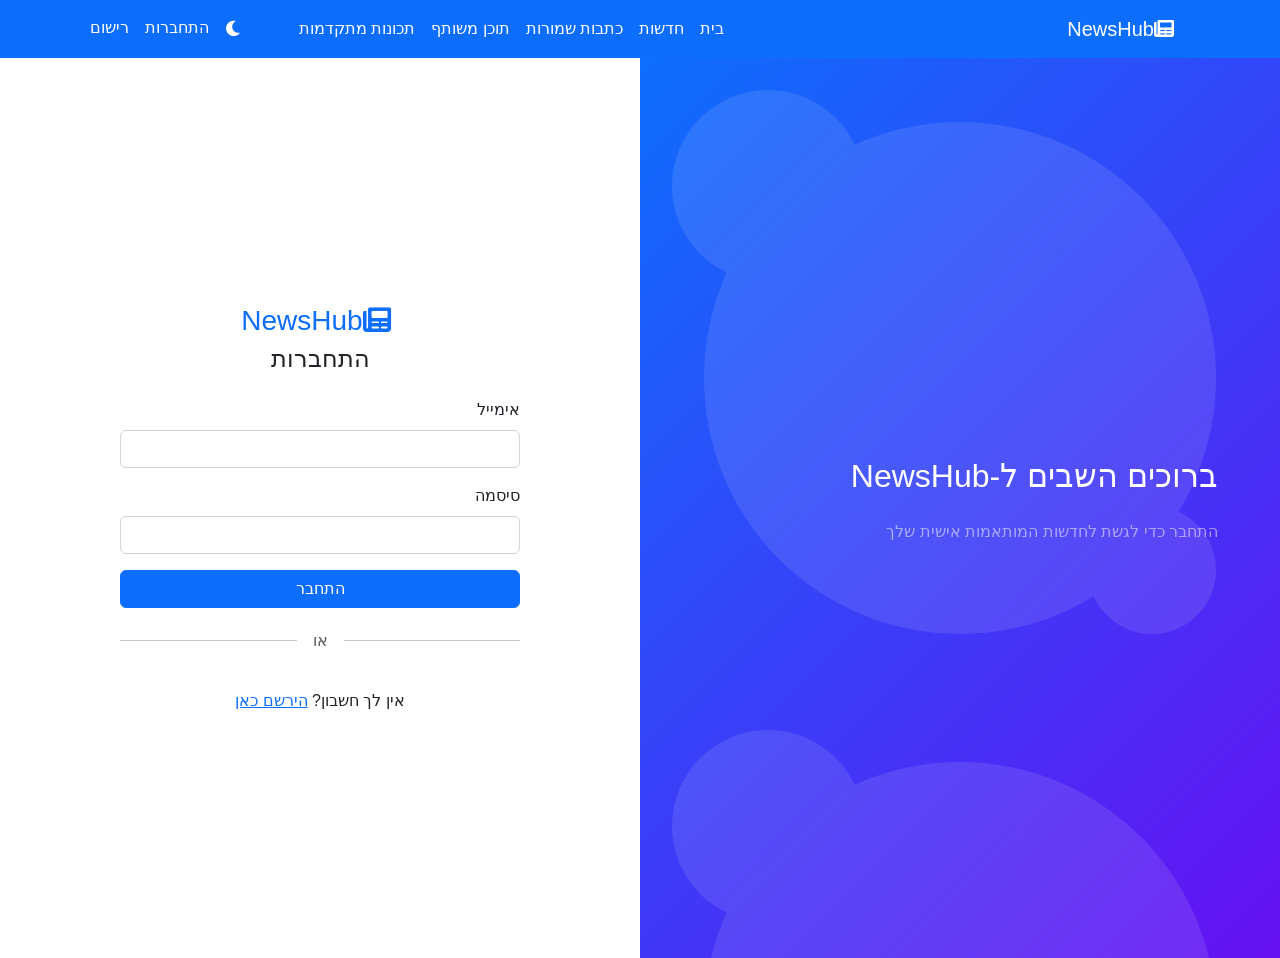
<file: website/login.html>
<!DOCTYPE html>
<html lang="he" dir="rtl">
  <head>
    <meta charset="UTF-8" />
    <meta name="viewport" content="width=device-width, initial-scale=1.0" />
    <meta
      name="google-signin-client_id"
      content="946684394155-egcnu1sk9d8fnr6qu4e75jhhjbb8010u.apps.googleusercontent.com"
    />
    <title>התחברות - NewsHub</title>
    <link
      href="https://cdn.jsdelivr.net/npm/bootstrap@5.3.0/dist/css/bootstrap.min.css"
      rel="stylesheet"
    />
    <link
      href="https://cdnjs.cloudflare.com/ajax/libs/font-awesome/6.0.0/css/all.min.css"
      rel="stylesheet"
    />
    <link href="css/style.css" rel="stylesheet" />
    <script src="https://apis.google.com/js/platform.js" async defer></script>
    <script src="https://accounts.google.com/gsi/client" async defer></script>
    <style>
      .google-signin-container {
        display: flex;
        justify-content: center;
        width: 100%;
      }
      .google-signin-container > div {
        width: 100% !important;
        max-width: 100% !important;
      }
    </style>
  </head>
  <body class="auth-body">
    <div class="container-fluid h-100">
      <div class="row h-100">
        <div class="col-lg-6 auth-left d-none d-lg-block">
          <div class="auth-content">
            <h2 class="text-white mb-4">ברוכים השבים ל-NewsHub</h2>
            <p class="text-white-50">
              התחבר כדי לגשת לחדשות המותאמות אישית שלך
            </p>
          </div>
        </div>
        <div class="col-lg-6 auth-right d-flex align-items-center">
          <div class="w-100">
            <div class="auth-form-container">
              <div class="text-center mb-4">
                <a href="index.html" class="text-decoration-none">
                  <h3 class="text-primary">
                    <i class="fas fa-newspaper me-2"></i>NewsHub
                  </h3>
                </a>
                <h4 class="fw-normal">התחברות</h4>
              </div>

              <form id="loginForm">
                <div class="mb-3">
                  <label for="email" class="form-label">אימייל</label>
                  <input type="text" class="form-control" id="email" required />
                </div>
                <div class="mb-3">
                  <label for="password" class="form-label">סיסמה</label>
                  <input
                    type="password"
                    class="form-control"
                    id="password"
                    required
                  />
                </div>
                <button type="submit" class="btn btn-primary w-100 mb-3">
                  התחבר
                </button>
              </form>

              <!-- Google Sign-In Section -->
              <div class="text-center mb-3">
                <div class="d-flex align-items-center mb-3">
                  <hr class="flex-grow-1" />
                  <span class="mx-3 text-muted">או</span>
                  <hr class="flex-grow-1" />
                </div>

                <!-- Hidden div for Google One Tap -->
                <div
                  id="g_id_onload"
                  data-client_id="946684394155-egcnu1sk9d8fnr6qu4e75jhhjbb8010u.apps.googleusercontent.com"
                  data-callback="handleCredentialResponse"
                ></div>

                <!-- Google Sign-In Button -->
                <div class="google-signin-container">
                  <div
                    class="g_id_signin"
                    data-type="standard"
                    data-theme="outline"
                    data-size="large"
                    data-text="signin_with"
                    data-shape="rectangular"
                    data-logo_alignment="left"
                  ></div>
                </div>
              </div>

              <div class="text-center">
                <p class="mb-0">
                  אין לך חשבון?
                  <a href="register.html" class="text-primary">הירשם כאן</a>
                </p>
              </div>
            </div>
          </div>
        </div>
      </div>
    </div>

    <!-- Alert Container -->
    <div
      id="alertContainer"
      class="position-fixed top-0 start-50 translate-middle-x mt-3"
      style="z-index: 1050"
    ></div>

    <!-- Scripts -->
    <script src="https://cdn.jsdelivr.net/npm/bootstrap@5.3.0/dist/js/bootstrap.bundle.min.js"></script>
    <script src="https://code.jquery.com/jquery-3.6.0.min.js"></script>
    <script src="js/config.js"></script>
    <script src="js/utils.js"></script>
    <script src="js/ajaxCalls.js"></script>
    <script src="js/auth-jwt.js"></script>
    <script src="js/navbar.js"></script>
    <script src="js/login.js"></script>

    <script>
      // Handle Google Sign-In response
      async function handleCredentialResponse(response) {
        // Wait for ajaxCall to be available (not apiCall)
        const waitForAjaxCall = () => {
          return new Promise((resolve) => {
            if (typeof ajaxCall !== "undefined") {
              resolve();
            } else {
              const checkInterval = setInterval(() => {
                if (typeof ajaxCall !== "undefined") {
                  clearInterval(checkInterval);
                  resolve();
                }
              }, 100);
            }
          });
        };

        try {
          // Wait for dependencies to load
          await waitForAjaxCall();

          // Use the correct server URL for Google login
          const googleLoginUrl = `${USERS_SERVER_PATH}/google-login`;

          // Use ajaxCall with callback functions instead of await
          ajaxCall(
            "POST",
            googleLoginUrl,
            JSON.stringify({ idToken: response.credential }),
            function (result) {
              if (result && result.accessToken) {
                // Store the token (same format as traditional login)
                localStorage.setItem("jwtToken", result.accessToken);
                localStorage.setItem("refreshToken", result.refreshToken);
                localStorage.setItem(
                  "currentUser",
                  JSON.stringify(result.user)
                );

                // Show success message
                if (typeof authManager !== "undefined") {
                  authManager.showAlert(
                    "התחברות הצליחה! מעביר אותך...",
                    "success"
                  );
                } else {
                  alert("התחברות הצליחה! מעביר אותך...");
                }

                // Redirect to main page
                setTimeout(() => {
                  window.location.href = "index.html";
                }, 1500);
              } else {
                console.error(
                  "Login failed - no access token received:",
                  result
                );
                if (typeof authManager !== "undefined") {
                  authManager.showAlert("התחברות Google נכשלה", "danger");
                } else {
                  alert("Google login failed");
                }
              }
            },
            function (xhr, status, error) {
              console.error("Google login error:", error);
              console.error("Error details:", xhr.responseText);
              if (typeof authManager !== "undefined") {
                authManager.showAlert(
                  "התחברות Google נכשלה: " + error,
                  "danger"
                );
              } else {
                alert("Google login failed: " + error);
              }
            }
          );
        } catch (error) {
          console.error("Google login setup error:", error);
          if (typeof authManager !== "undefined") {
            authManager.showAlert(
              "שגיאה בהכנת התחברות Google: " + error.message,
              "danger"
            );
          } else {
            alert("Google login setup failed: " + error.message);
          }
        }
      }

      // Initialize theme on page load
      $(document).ready(function () {
        // Test if ajaxCall is in global scope after a delay

        if (typeof Utils !== "undefined" && Utils.darkMode) {
          Utils.darkMode.init();
        }
      });
    </script>
  </body>
</html>
</file>
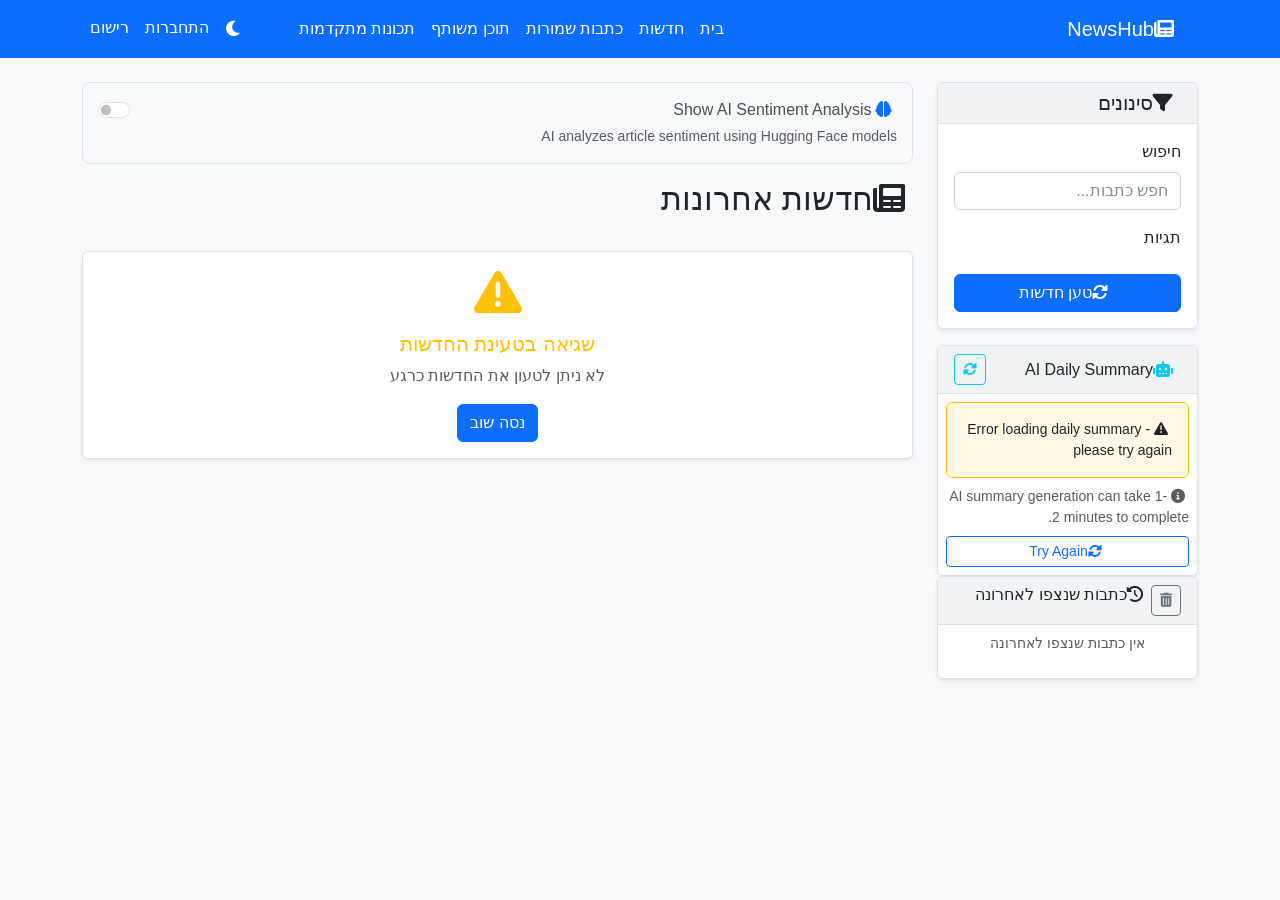
<file: website/news.html>
<!DOCTYPE html>
<html lang="he" dir="rtl">
  <head>
    <meta charset="UTF-8" />
    <meta name="viewport" content="width=device-width, initial-scale=1.0" />
    <title>חדשות - NewsHub</title>
    <link
      href="https://cdn.jsdelivr.net/npm/bootstrap@5.3.0/dist/css/bootstrap.min.css"
      rel="stylesheet"
    />
    <link
      href="https://cdnjs.cloudflare.com/ajax/libs/font-awesome/6.0.0/css/all.min.css"
      rel="stylesheet"
    />
    <link href="css/style.css" rel="stylesheet" />
  </head>
  <body>
    <!-- Main Content -->
    <div class="container mt-4">
      <div class="row">
        <!-- Sidebar -->
        <div class="col-lg-3 mb-4">
          <div class="card">
            <div class="card-header">
              <h5 class="mb-0"><i class="fas fa-filter me-2"></i>סינונים</h5>
            </div>
            <div class="card-body">
              <!-- Search -->
              <div class="mb-3">
                <label for="searchInput" class="form-label">חיפוש</label>
                <input
                  type="text"
                  class="form-control"
                  id="searchInput"
                  placeholder="חפש כתבות..."
                />
              </div>

              <!-- Tags -->
              <div class="mb-3">
                <label class="form-label">תגיות</label>
                <div class="mb-2">
                  <div id="systemTags" class="tag-container">
                    <!-- System tags will be loaded here -->
                  </div>
                </div>
              </div>

              <!-- Active Filters -->
              <div class="mb-3" id="activeFiltersSection" style="display: none">
                <label class="form-label">פילטרים פעילים</label>
                <div id="activeFilterTags" class="tag-container">
                  <!-- Active filter tags will be shown here -->
                </div>
                <button
                  class="btn btn-sm btn-outline-secondary mt-2"
                  onclick="TagManager.clearAllFilters()"
                >
                  <i class="fas fa-times"></i> נקה פילטרים
                </button>
              </div>
              <button
                class="btn btn-primary w-100"
                onclick="NewsManager.loadNews()"
              >
                <i class="fas fa-sync-alt me-2"></i>טען חדשות
              </button>
            </div>
          </div>

          <!-- Daily Summary Panel -->
          <div class="card mt-3" id="dailySummaryPanel">
            <div
              class="card-header d-flex justify-content-between align-items-center"
            >
              <h6 class="mb-0">
                <i class="fas fa-robot me-2 text-info"></i>AI Daily Summary
              </h6>
              <button
                class="btn btn-sm btn-outline-info"
                onclick="SummaryUtils.loadDailySummary()"
                title="Load Summary"
              >
                <i class="fas fa-sync-alt"></i>
              </button>
            </div>
            <div class="card-body p-2" id="dailySummaryContent">
              <!-- Daily summary will be loaded here -->
            </div>
          </div>

          <!-- Recently Viewed Articles -->
          <div class="card">
            <div class="card-header">
              <h6 class="mb-0">
                <i class="fas fa-history me-2"></i>כתבות שנצפו לאחרונה
                <button
                  class="btn btn-sm btn-outline-secondary float-end"
                  onclick="clearRecentlyViewed()"
                  title="נקה רשימה"
                >
                  <i class="fas fa-trash-alt"></i>
                </button>
              </h6>
            </div>
            <div class="card-body p-2">
              <div
                id="recentlyViewedSidebar"
                style="max-height: 300px; overflow-y: auto"
              >
                <p class="text-muted text-center small">
                  אין כתבות שנצפו לאחרונה
                </p>
              </div>
            </div>
          </div>
        </div>

        <!-- News Content -->
        <div class="col-lg-9">
          <!-- AI Sentiment Analysis Toggle -->
          <div class="sentiment-controls mb-3" style="display: none">
            <div class="form-check form-switch">
              <input
                class="form-check-input"
                type="checkbox"
                id="sentimentToggle"
              />
              <label class="form-check-label" for="sentimentToggle">
                <i class="fas fa-brain text-primary"></i> Show AI Sentiment
                Analysis
              </label>
            </div>
            <small class="text-muted">
              AI analyzes article sentiment using Hugging Face models
            </small>
          </div>

          <!-- Sentiment Filters -->
          <div class="sentiment-filters mt-2" style="display: none">
            <label class="form-label">Filter by Sentiment:</label>
            <div class="btn-group" role="group" aria-label="Sentiment filters">
              <input
                type="checkbox"
                class="btn-check"
                id="filter-positive"
                value="POSITIVE"
              />
              <label
                class="btn btn-outline-success btn-sm"
                for="filter-positive"
              >
                <i class="fas fa-smile"></i> Positive
              </label>

              <input
                type="checkbox"
                class="btn-check"
                id="filter-neutral"
                value="NEUTRAL"
              />
              <label
                class="btn btn-outline-secondary btn-sm"
                for="filter-neutral"
              >
                <i class="fas fa-meh"></i> Neutral
              </label>

              <input
                type="checkbox"
                class="btn-check"
                id="filter-negative"
                value="NEGATIVE"
              />
              <label
                class="btn btn-outline-danger btn-sm"
                for="filter-negative"
              >
                <i class="fas fa-frown"></i> Negative
              </label>
            </div>
          </div>

          <div class="d-flex justify-content-between align-items-center mb-4">
            <h2><i class="fas fa-newspaper me-2"></i>חדשות אחרונות</h2>
          </div>

          <!-- Loading Spinner -->
          <div
            id="loadingSpinner"
            class="text-center py-5"
            style="display: none"
          >
            <div class="spinner-border text-primary" role="status">
              <span class="visually-hidden">טוען...</span>
            </div>
            <p class="mt-2">טוען חדשות...</p>
          </div>

          <!-- News Grid -->
          <div id="newsContainer" class="row">
            <!-- News articles will be loaded here -->
          </div>

          <!-- Pagination -->
          <nav aria-label="ניווט דפים" class="mt-4">
            <ul class="pagination justify-content-center" id="pagination">
              <!-- Pagination will be loaded here -->
            </ul>
          </nav>
        </div>
      </div>
    </div>

    <!-- Share Modal -->
    <div
      class="modal fade"
      id="shareModal"
      tabindex="-1"
      aria-labelledby="shareModalLabel"
      aria-hidden="true"
    >
      <div class="modal-dialog">
        <div class="modal-content">
          <div class="modal-header">
            <h5 class="modal-title" id="shareModalLabel">שתף כתבה</h5>
            <button
              type="button"
              class="btn-close"
              data-bs-dismiss="modal"
              aria-label="Close"
            ></button>
          </div>
          <div class="modal-body">
            <div class="mb-3">
              <label for="shareComment" class="form-label"
                >הוסף תגובה (אופציונלי)</label
              >
              <textarea
                class="form-control"
                id="shareComment"
                rows="3"
                placeholder="מה דעתך על הכתבה הזאת?"
              ></textarea>
            </div>
            <div class="article-preview p-3 bg-light rounded">
              <h6 id="shareArticleTitle">כותרת הכתבה</h6>
              <p id="shareArticleDescription" class="text-muted small">
                תיאור הכתבה
              </p>
            </div>
          </div>
          <div class="modal-footer">
            <button
              type="button"
              class="btn btn-secondary"
              data-bs-dismiss="modal"
            >
              ביטול
            </button>
            <button
              type="button"
              class="btn btn-primary"
              onclick="NewsUtils.confirmShare()"
            >
              שתף
            </button>
          </div>
        </div>
      </div>
    </div>

    <!-- Alert Container -->
    <div
      id="alertContainer"
      class="position-fixed top-0 start-50 translate-middle-x mt-3"
      style="z-index: 1050"
    ></div>

    <!-- Scripts -->
    <script src="https://cdn.jsdelivr.net/npm/bootstrap@5.3.0/dist/js/bootstrap.bundle.min.js"></script>
    <script src="https://code.jquery.com/jquery-3.6.0.min.js"></script>
    <script src="js/config.js"></script>
    <script src="js/utils.js"></script>
    <script src="js/pagination.js"></script>
    <script src="js/ajaxCalls.js"></script>
    <script src="js/auth-jwt.js"></script>
    <script src="js/navbar.js"></script>
    <script src="js/sentiment-utils.js"></script>
    <script src="js/summary-utils.js"></script>
    <script src="js/news-utils.js"></script>
    <script src="js/news-simple.js"></script>
    <script src="js/api-service.js"></script>

    <script>
      // Initialize theme on page load
      $(document).ready(function () {
        if (typeof Utils !== "undefined" && Utils.darkMode) {
          Utils.darkMode.init();
        }
      });
    </script>
  </body>
</html>
</file>
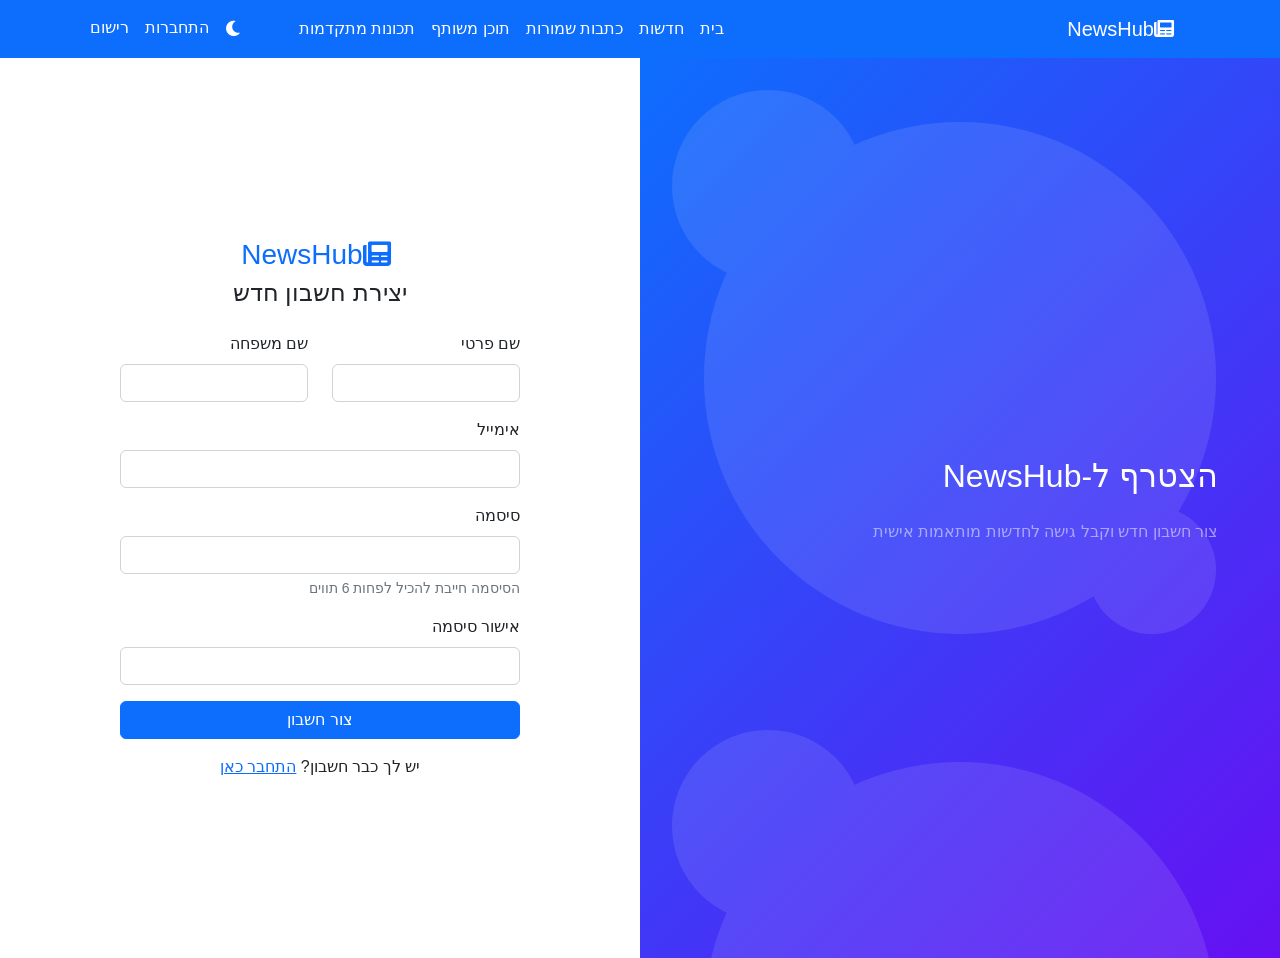
<file: website/register.html>
<!DOCTYPE html>
<html lang="he" dir="rtl">
  <head>
    <meta charset="UTF-8" />
    <meta name="viewport" content="width=device-width, initial-scale=1.0" />
    <title>רישום - NewsHub</title>
    <link
      href="https://cdn.jsdelivr.net/npm/bootstrap@5.3.0/dist/css/bootstrap.min.css"
      rel="stylesheet"
    />
    <link
      href="https://cdnjs.cloudflare.com/ajax/libs/font-awesome/6.0.0/css/all.min.css"
      rel="stylesheet"
    />
    <link href="css/style.css" rel="stylesheet" />
  </head>
  <body class="auth-body">
    <div class="container-fluid h-100">
      <div class="row h-100">
        <div class="col-lg-6 auth-left d-none d-lg-block">
          <div class="auth-content">
            <h2 class="text-white mb-4">הצטרף ל-NewsHub</h2>
            <p class="text-white-50">
              צור חשבון חדש וקבל גישה לחדשות מותאמות אישית
            </p>
          </div>
        </div>
        <div class="col-lg-6 auth-right d-flex align-items-center">
          <div class="w-100">
            <div class="auth-form-container">
              <div class="text-center mb-4">
                <a href="index.html" class="text-decoration-none">
                  <h3 class="text-primary">
                    <i class="fas fa-newspaper me-2"></i>NewsHub
                  </h3>
                </a>
                <h4 class="fw-normal">יצירת חשבון חדש</h4>
              </div>

              <form id="registerForm">
                <div class="row">
                  <div class="col-md-6 mb-3">
                    <label for="firstName" class="form-label">שם פרטי</label>
                    <input
                      type="text"
                      class="form-control"
                      id="firstName"
                      required
                    />
                  </div>
                  <div class="col-md-6 mb-3">
                    <label for="lastName" class="form-label">שם משפחה</label>
                    <input
                      type="text"
                      class="form-control"
                      id="lastName"
                      required
                    />
                  </div>
                </div>
                <div class="mb-3">
                  <label for="email" class="form-label">אימייל</label>
                  <input
                    type="email"
                    class="form-control"
                    id="email"
                    required
                  />
                </div>
                <div class="mb-3">
                  <label for="password" class="form-label">סיסמה</label>
                  <input
                    type="password"
                    class="form-control"
                    id="password"
                    required
                  />
                  <div class="form-text">הסיסמה חייבת להכיל לפחות 6 תווים</div>
                </div>
                <div class="mb-3">
                  <label for="confirmPassword" class="form-label"
                    >אישור סיסמה</label
                  >
                  <input
                    type="password"
                    class="form-control"
                    id="confirmPassword"
                    required
                  />
                </div>
                <button type="submit" class="btn btn-primary w-100 mb-3">
                  צור חשבון
                </button>
              </form>

              <div class="text-center">
                <p class="mb-0">
                  יש לך כבר חשבון?
                  <a href="login.html" class="text-primary">התחבר כאן</a>
                </p>
              </div>
            </div>
          </div>
        </div>
      </div>
    </div>

    <!-- Alert Container -->
    <div
      id="alertContainer"
      class="position-fixed top-0 start-50 translate-middle-x mt-3"
      style="z-index: 1050"
    ></div>

    <!-- Scripts -->
    <script src="https://cdn.jsdelivr.net/npm/bootstrap@5.3.0/dist/js/bootstrap.bundle.min.js"></script>
    <script src="https://code.jquery.com/jquery-3.6.0.min.js"></script>
    <script src="js/config.js"></script>
    <script src="js/utils.js"></script>
    <script src="js/ajaxCalls.js"></script>
    <script src="js/auth-jwt.js"></script>
    <script src="js/navbar.js"></script>
    <script src="js/register.js"></script>

    <script>
      // Initialize theme on page load
      $(document).ready(function () {
        if (typeof Utils !== "undefined" && Utils.darkMode) {
          Utils.darkMode.init();
        }
      });
    </script>
  </body>
</html>
</file>
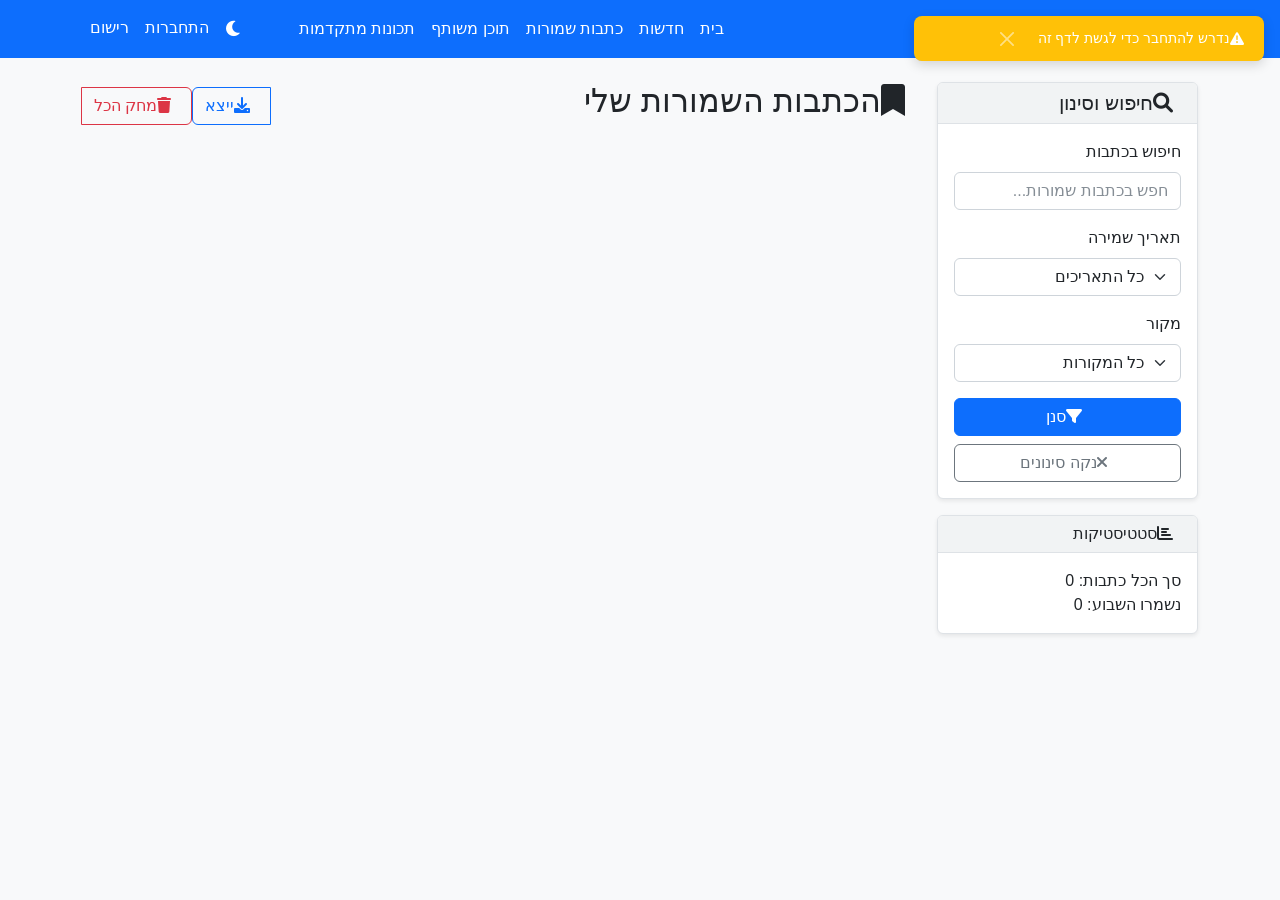
<file: website/saved-articles.html>
<!DOCTYPE html>
<html lang="he" dir="rtl">
  <head>
    <meta charset="UTF-8" />
    <meta name="viewport" content="width=device-width, initial-scale=1.0" />
    <title>כתבות שמורות - NewsHub</title>
    <link
      href="https://cdn.jsdelivr.net/npm/bootstrap@5.3.0/dist/css/bootstrap.min.css"
      rel="stylesheet"
    />
    <link
      href="https://cdnjs.cloudflare.com/ajax/libs/font-awesome/6.0.0/css/all.min.css"
      rel="stylesheet"
    />
    <link href="css/style.css" rel="stylesheet" />
  </head>
  <body>
    <!-- Navbar will be dynamically generated by navbar.js -->

    <!-- Main Content -->
    <div class="container mt-4">
      <div class="row">
        <!-- Sidebar -->
        <div class="col-lg-3 mb-4">
          <div class="card">
            <div class="card-header">
              <h5 class="mb-0">
                <i class="fas fa-search me-2"></i>חיפוש וסינון
              </h5>
            </div>
            <div class="card-body">
              <!-- Search -->
              <div class="mb-3">
                <label for="searchInput" class="form-label">חיפוש בכתבות</label>
                <input
                  type="text"
                  class="form-control"
                  id="searchInput"
                  placeholder="חפש בכתבות שמורות..."
                />
              </div>

              <!-- Date filter -->
              <div class="mb-3">
                <label class="form-label">תאריך שמירה</label>
                <select class="form-select" id="dateFilter">
                  <option value="">כל התאריכים</option>
                  <option value="today">היום</option>
                  <option value="week">השבוע האחרון</option>
                  <option value="month">החודש האחרון</option>
                  <option value="year">השנה האחרונה</option>
                </select>
              </div>

              <!-- Source filter -->
              <div class="mb-3">
                <label class="form-label">מקור</label>
                <select class="form-select" id="sourceFilter">
                  <option value="">כל המקורות</option>
                  <!-- Sources will be populated dynamically -->
                </select>
              </div>

              <button
                class="btn btn-primary w-100"
                onclick="filterSavedArticles()"
              >
                <i class="fas fa-filter me-2"></i>סנן
              </button>

              <button
                class="btn btn-outline-secondary w-100 mt-2"
                onclick="clearFilters()"
              >
                <i class="fas fa-times me-2"></i>נקה סינונים
              </button>
            </div>
          </div>

          <!-- Statistics -->
          <div class="card mt-3">
            <div class="card-header">
              <h6 class="mb-0">
                <i class="fas fa-chart-bar me-2"></i>סטטיסטיקות
              </h6>
            </div>
            <div class="card-body">
              <div class="stat-item">
                <span class="stat-label">סך הכל כתבות:</span>
                <span class="stat-value" id="totalArticles">0</span>
              </div>
              <div class="stat-item">
                <span class="stat-label">נשמרו השבוע:</span>
                <span class="stat-value" id="weeklyArticles">0</span>
              </div>
            </div>
          </div>
        </div>

        <!-- Articles Content -->
        <div class="col-lg-9">
          <div class="d-flex justify-content-between align-items-center mb-4">
            <h2><i class="fas fa-bookmark me-2"></i>הכתבות השמורות שלי</h2>
            <div class="btn-group" role="group">
              <button
                class="btn btn-outline-primary"
                onclick="exportArticles()"
              >
                <i class="fas fa-download me-2"></i>ייצא
              </button>
              <button
                class="btn btn-outline-danger"
                onclick="deleteAllArticles()"
              >
                <i class="fas fa-trash me-2"></i>מחק הכל
              </button>
            </div>
          </div>

          <!-- Loading Spinner -->
          <div
            id="loadingSpinner"
            class="text-center py-5"
            style="display: none"
          >
            <div class="spinner-border text-primary" role="status">
              <span class="visually-hidden">טוען...</span>
            </div>
            <p class="mt-2">טוען כתבות שמורות...</p>
          </div>

          <!-- Articles Container -->
          <div id="articlesContainer">
            <!-- Saved articles will be loaded here -->
          </div>

          <!-- Pagination -->
          <nav aria-label="ניווט דפים" class="mt-4">
            <ul class="pagination justify-content-center" id="pagination">
              <!-- Pagination will be loaded here -->
            </ul>
          </nav>
        </div>
      </div>
    </div>

    <!-- Delete Confirmation Modal -->
    <div class="modal fade" id="deleteModal" tabindex="-1">
      <div class="modal-dialog">
        <div class="modal-content">
          <div class="modal-header">
            <h5 class="modal-title">אישור מחיקה</h5>
            <button
              type="button"
              class="btn-close"
              data-bs-dismiss="modal"
            ></button>
          </div>
          <div class="modal-body">
            <p>האם אתה בטוח שברצונך למחוק את הכתבה?</p>
          </div>
          <div class="modal-footer">
            <button
              type="button"
              class="btn btn-secondary"
              data-bs-dismiss="modal"
            >
              ביטול
            </button>
            <button type="button" class="btn btn-danger" id="confirmDeleteBtn">
              מחק
            </button>
          </div>
        </div>
      </div>
    </div>

    <!-- Share Modal -->
    <div
      class="modal fade"
      id="shareModal"
      tabindex="-1"
      aria-labelledby="shareModalLabel"
      aria-hidden="true"
    >
      <div class="modal-dialog">
        <div class="modal-content">
          <div class="modal-header">
            <h5 class="modal-title" id="shareModalLabel">שתף כתבה</h5>
            <button
              type="button"
              class="btn-close"
              data-bs-dismiss="modal"
              aria-label="Close"
            ></button>
          </div>
          <div class="modal-body">
            <div class="mb-3">
              <label for="shareComment" class="form-label"
                >הוסף תגובה (אופציונלי)</label
              >
              <textarea
                class="form-control"
                id="shareComment"
                rows="3"
                placeholder="מה דעתך על הכתבה הזאת?"
              ></textarea>
            </div>
            <div class="article-preview p-3 bg-light rounded">
              <h6 id="shareArticleTitle">כותרת הכתבה</h6>
              <p id="shareArticleDescription" class="text-muted small">
                תיאור הכתבה
              </p>
            </div>
          </div>
          <div class="modal-footer">
            <button
              type="button"
              class="btn btn-secondary"
              data-bs-dismiss="modal"
            >
              ביטול
            </button>
            <button
              type="button"
              class="btn btn-primary"
              onclick="confirmShare()"
            >
              שתף
            </button>
          </div>
        </div>
      </div>
    </div>

    <!-- Alert Container -->
    <div
      id="alertContainer"
      class="position-fixed top-0 start-50 translate-middle-x mt-3"
      style="z-index: 1050"
    ></div>

    <!-- Scripts -->
    <script src="https://cdn.jsdelivr.net/npm/bootstrap@5.3.0/dist/js/bootstrap.bundle.min.js"></script>
    <script src="https://code.jquery.com/jquery-3.6.0.min.js"></script>
    <script src="js/config.js"></script>
    <script src="js/utils.js"></script>
    <script src="js/pagination.js"></script>
    <script src="js/ajaxCalls.js"></script>
    <script src="js/auth-jwt.js"></script>
    <script src="js/navbar.js"></script>
    <script src="js/saved-articles.js"></script>

    <script>
      // Initialize theme on page load
      $(document).ready(function () {
        if (typeof Utils !== "undefined" && Utils.darkMode) {
          Utils.darkMode.init();
        }
      });
    </script>
  </body>
</html>
</file>
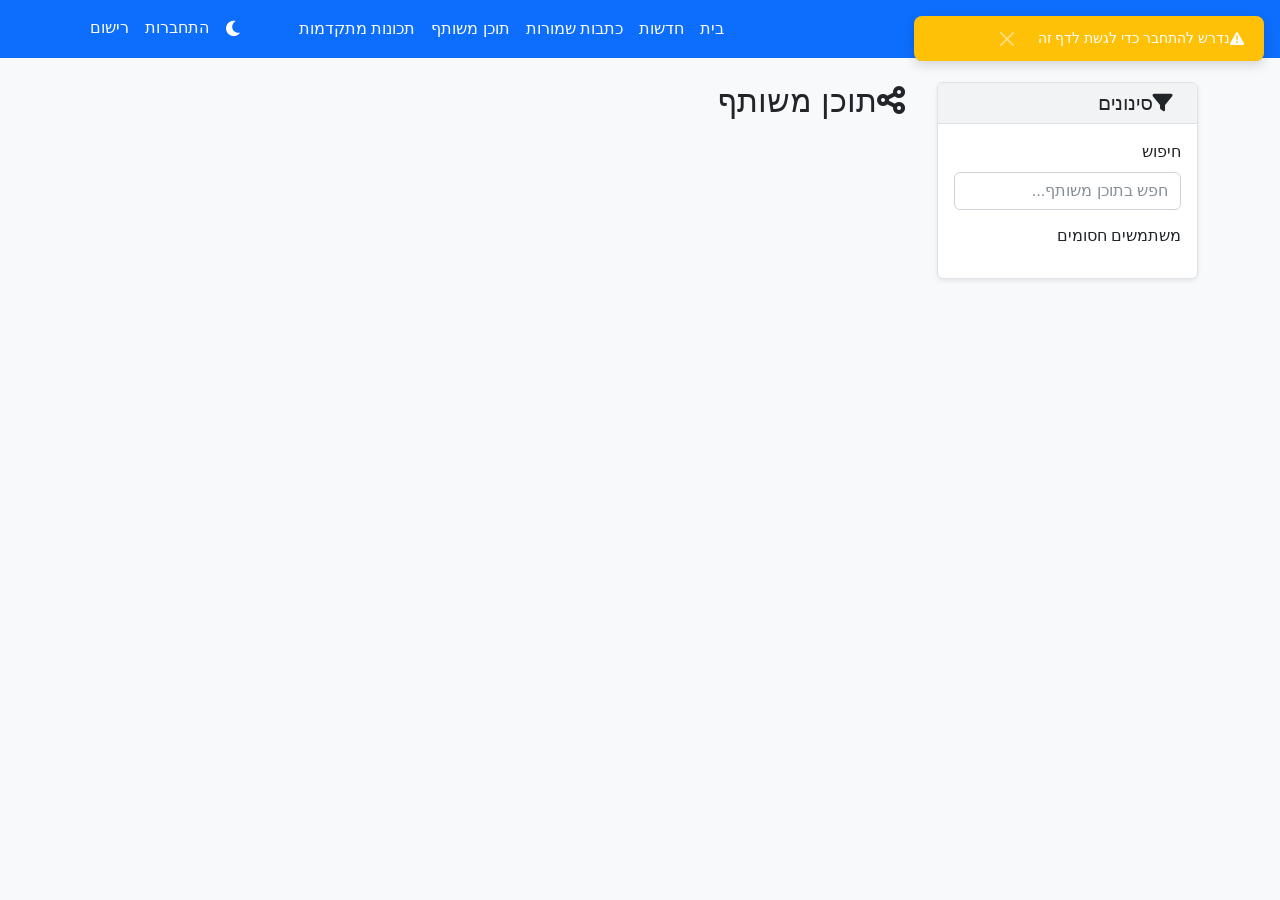
<file: website/shared-content.html>
<!DOCTYPE html>
<html lang="he" dir="rtl">
  <head>
    <meta charset="UTF-8" />
    <meta name="viewport" content="width=device-width, initial-scale=1.0" />
    <title>תוכן משותף - NewsHub</title>
    <link
      href="https://cdn.jsdelivr.net/npm/bootstrap@5.3.0/dist/css/bootstrap.min.css"
      rel="stylesheet"
    />
    <link
      href="https://cdnjs.cloudflare.com/ajax/libs/font-awesome/6.0.0/css/all.min.css"
      rel="stylesheet"
    />
    <link href="css/style.css" rel="stylesheet" />
  </head>
  <body>
    <!-- Main Content -->
    <div class="container mt-4">
      <div class="row">
        <!-- Sidebar -->
        <div class="col-lg-3 mb-4">
          <div class="card">
            <div class="card-header">
              <h5 class="mb-0"><i class="fas fa-filter me-2"></i>סינונים</h5>
            </div>
            <div class="card-body">
              <!-- Search -->
              <div class="mb-3">
                <label for="searchInput" class="form-label">חיפוש</label>
                <input
                  type="text"
                  class="form-control"
                  id="searchInput"
                  placeholder="חפש בתוכן משותף..."
                />
              </div>
              <!-- Blocked users -->
              <div class="mb-3">
                <h6>משתמשים חסומים</h6>
                <div id="blockedUsers">
                  <!-- Blocked users will be loaded here -->
                </div>
              </div>
            </div>
          </div>
        </div>

        <!-- Content -->
        <div class="col-lg-9">
          <div class="d-flex justify-content-between align-items-center mb-4">
            <h2><i class="fas fa-share-alt me-2"></i>תוכן משותף</h2>
          </div>

          <!-- Loading Spinner -->
          <div
            id="loadingSpinner"
            class="text-center py-5"
            style="display: none"
          >
            <div class="spinner-border text-primary" role="status">
              <span class="visually-hidden">טוען...</span>
            </div>
            <p class="mt-2">טוען תוכן משותף...</p>
          </div>

          <!-- Shared Content Container -->
          <div id="sharedContentContainer">
            <!-- Shared content will be loaded here -->
          </div>

          <!-- Pagination -->
          <nav aria-label="ניווט דפים" class="mt-4">
            <ul class="pagination justify-content-center" id="pagination">
              <!-- Pagination will be loaded here -->
            </ul>
          </nav>
        </div>
      </div>
    </div>

    <!-- Share Content Modal -->
    <div class="modal fade" id="shareModal" tabindex="-1">
      <div class="modal-dialog modal-lg">
        <div class="modal-content">
          <div class="modal-header">
            <h5 class="modal-title">שתף תוכן</h5>
            <button
              type="button"
              class="btn-close"
              data-bs-dismiss="modal"
            ></button>
          </div>
          <div class="modal-body">
            <form id="shareForm">
              <div class="mb-3">
                <label for="articleUrl" class="form-label">קישור לכתבה</label>
                <input
                  type="url"
                  class="form-control"
                  id="articleUrl"
                  placeholder="https://..."
                  required
                />
                <div class="form-text">הדבק קישור לכתבה שברצונך לשתף</div>
              </div>
              <div class="mb-3">
                <label for="shareComment" class="form-label">התגובה שלך</label>
                <textarea
                  class="form-control"
                  id="shareComment"
                  rows="4"
                  placeholder="כתב את המחשבות שלך על הכתבה..."
                  required
                ></textarea>
              </div>
            </form>
          </div>
          <div class="modal-footer">
            <button
              type="button"
              class="btn btn-secondary"
              data-bs-dismiss="modal"
            >
              ביטול
            </button>
            <button
              type="button"
              class="btn btn-primary"
              onclick="submitShare()"
            >
              שתף
            </button>
          </div>
        </div>
      </div>
    </div>
    <!-- Report Content Modal -->
    <div class="modal fade" id="reportModal" tabindex="-1">
      <div class="modal-dialog modal-dialog-centered">
        <div class="modal-content border-warning">
          <div class="modal-header bg-warning bg-opacity-10">
            <h5 class="modal-title text-warning">
              <i class="fas fa-exclamation-triangle me-2"></i>
              דווח על תוכן פוגעני
            </h5>
            <button
              type="button"
              class="btn-close"
              data-bs-dismiss="modal"
            ></button>
          </div>
          <div class="modal-body text-center py-4">
            <div class="mb-4">
              <i class="fas fa-flag text-danger" style="font-size: 3rem"></i>
            </div>
            <h6 class="mb-3">האם אתה בטוח שברצונך לדווח על התוכן הזה?</h6>
            <p class="text-muted mb-4">
              הדיווח יישלח למנהלי המערכת לבדיקה.<br />
              תוכן פוגעני יוסר מהמערכת.
            </p>
            <div class="alert alert-info">
              <i class="fas fa-info-circle me-2"></i>
              <small>דיווחים כוזבים עלולים להוביל לחסימת החשבון</small>
            </div>
          </div>
          <div class="modal-footer justify-content-center">
            <button
              type="button"
              class="btn btn-outline-secondary me-2"
              data-bs-dismiss="modal"
            >
              <i class="fas fa-times me-1"></i>
              ביטול
            </button>
            <button
              type="button"
              class="btn btn-danger"
              onclick="submitReport()"
            >
              <i class="fas fa-flag me-1"></i>
              שלח דיווח
            </button>
          </div>
        </div>
      </div>
    </div>

    <!-- Scripts -->
    <script src="https://cdn.jsdelivr.net/npm/bootstrap@5.3.0/dist/js/bootstrap.bundle.min.js"></script>
    <script src="https://code.jquery.com/jquery-3.6.0.min.js"></script>
    <script src="js/config.js"></script>
    <script src="js/utils.js"></script>
    <script src="js/ajaxCalls.js"></script>
    <script src="js/auth-jwt.js"></script>
    <script src="js/navbar.js"></script>
    <script src="js/news-utils.js"></script>
    <script src="js/shared-content.js"></script>

    <script>
      // Initialize theme on page load
      $(document).ready(function () {
        if (typeof Utils !== "undefined" && Utils.darkMode) {
          Utils.darkMode.init();
        }
      });
    </script>
  </body>
</html>
</file>
<file: website/css/style.css>
/* Custom CSS for NewsHub */

/* Theme Variables */
:root {
  /* Light theme colors */
  --bg-primary: #f8f9fa;
  --bg-secondary: #ffffff;
  --bg-tertiary: #f1f3f4;
  --text-primary: #212529;
  --text-secondary: #6c757d;
  --text-muted: #868e96;
  --border-color: #dee2e6;
  --border-color-light: #e9ecef;
  --card-shadow: rgba(0, 0, 0, 0.08);
  --card-shadow-hover: rgba(0, 0, 0, 0.15);
  --input-bg: #ffffff;
  --input-border: #ced4da;
  --navbar-bg: #0d6efd;
  --navbar-text: #ffffff;
  --btn-primary: #0d6efd;
  --btn-secondary: #6c757d;
  --btn-success: #198754;
  --btn-danger: #dc3545;
  --btn-warning: #ffc107;
  --btn-info: #0dcaf0;
  --link-color: #0d6efd;
  --link-hover: #0a58ca;
  --modal-backdrop: rgba(0, 0, 0, 0.5);
  --toast-bg: #ffffff;
  --hero-gradient: linear-gradient(135deg, #0d6efd 0%, #6610f2 100%);
}

[data-theme="dark"] {
  /* Dark theme colors - Override system preferences */
  --bg-primary: #1a1a1a !important;
  --bg-secondary: #2d2d2d !important;
  --bg-tertiary: #3a3a3a !important;
  --text-primary: #ffffff !important;
  --text-secondary: #b0b0b0 !important;
  --text-muted: #8e8e8e !important;
  --border-color: #404040 !important;
  --border-color-light: #555555 !important;
  --card-shadow: rgba(0, 0, 0, 0.3) !important;
  --card-shadow-hover: rgba(0, 0, 0, 0.5) !important;
  --input-bg: #3a3a3a !important;
  --input-border: #555555 !important;
  --navbar-bg: #1a237e !important;
  --navbar-text: #ffffff !important;
  --btn-primary: #1976d2 !important;
  --btn-secondary: #616161 !important;
  --btn-success: #2e7d32 !important;
  --btn-danger: #d32f2f !important;
  --btn-warning: #f57c00 !important;
  --btn-info: #0288d1 !important;
  --link-color: #64b5f6 !important;
  --link-hover: #42a5f5 !important;
  --modal-backdrop: rgba(0, 0, 0, 0.7) !important;
  --toast-bg: #2d2d2d !important;
  --hero-gradient: linear-gradient(135deg, #1a237e 0%, #4527a0 100%) !important;
}

/* Explicit Light Theme - Override system preferences */
[data-theme="light"] {
  /* Force light theme colors even when system prefers dark */
  --bg-primary: #f8f9fa !important;
  --bg-secondary: #ffffff !important;
  --bg-tertiary: #f1f3f4 !important;
  --text-primary: #212529 !important;
  --text-secondary: #6c757d !important;
  --text-muted: #868e96 !important;
  --border-color: #dee2e6 !important;
  --border-color-light: #e9ecef !important;
  --card-shadow: rgba(0, 0, 0, 0.08) !important;
  --card-shadow-hover: rgba(0, 0, 0, 0.15) !important;
  --input-bg: #ffffff !important;
  --input-border: #ced4da !important;
  --navbar-bg: #0d6efd !important;
  --navbar-text: #ffffff !important;
  --btn-primary: #0d6efd !important;
  --btn-secondary: #6c757d !important;
  --btn-success: #198754 !important;
  --btn-danger: #dc3545 !important;
  --btn-warning: #ffc107 !important;
  --btn-info: #0dcaf0 !important;
  --link-color: #0d6efd !important;
  --link-hover: #0a58ca !important;
  --modal-backdrop: rgba(0, 0, 0, 0.5) !important;
  --toast-bg: #ffffff !important;
  --hero-gradient: linear-gradient(135deg, #0d6efd 0%, #6610f2 100%) !important;
}

/* Global Styles */
body {
  font-family: "Segoe UI", Tahoma, Geneva, Verdana, sans-serif;
  background-color: var(--bg-primary);
  color: var(--text-primary);
  transition: background-color 0.3s ease, color 0.3s ease;
}

/* Headings */
h1,
h2,
h3,
h4,
h5,
h6 {
  color: var(--text-primary);
}

/* Paragraphs */
p {
  color: var(--text-primary);
}

/* Links */
a {
  color: var(--link-color);
  transition: color 0.3s ease;
}

a:hover {
  color: var(--link-hover);
}

/* Cards */
.card {
  background-color: var(--bg-secondary);
  border-color: var(--border-color);
  color: var(--text-primary);
  box-shadow: 0 2px 4px var(--card-shadow);
  transition: all 0.3s ease;
}

.card:hover {
  box-shadow: 0 4px 8px var(--card-shadow-hover);
}

.card-header {
  background-color: var(--bg-tertiary);
  border-bottom-color: var(--border-color);
  color: var(--text-primary);
}

/* Forms */
.form-label {
  color: var(--text-primary);
  font-weight: 500;
}

.form-control,
.form-select {
  background-color: var(--input-bg);
  border-color: var(--input-border);
  color: var(--text-primary);
  transition: all 0.3s ease;
}

.form-control:focus,
.form-select:focus {
  background-color: var(--input-bg);
  border-color: var(--btn-primary);
  color: var(--text-primary);
  box-shadow: 0 0 0 0.2rem rgba(13, 110, 253, 0.25);
}

.form-control::placeholder {
  color: var(--text-muted);
}

.form-text {
  color: var(--text-secondary);
}

/* Buttons */
.btn-primary {
  background-color: var(--btn-primary);
  border-color: var(--btn-primary);
}

.btn-secondary {
  background-color: var(--btn-secondary);
  border-color: var(--btn-secondary);
}

.btn-success {
  background-color: var(--btn-success);
  border-color: var(--btn-success);
}

.btn-danger {
  background-color: var(--btn-danger);
  border-color: var(--btn-danger);
}

.btn-warning {
  background-color: var(--btn-warning);
  border-color: var(--btn-warning);
}

.btn-info {
  background-color: var(--btn-info);
  border-color: var(--btn-info);
}

/* Tables */
.table {
  color: var(--text-primary);
}

.table-striped > tbody > tr:nth-of-type(odd) > td,
.table-striped > tbody > tr:nth-of-type(odd) > th {
  background-color: var(--bg-tertiary);
}

.table th {
  border-color: var(--border-color);
  background-color: var(--bg-tertiary);
}

.table td {
  border-color: var(--border-color);
}

/* Table Hover Effects */
.table-hover > tbody > tr:hover > td,
.table-hover > tbody > tr:hover > th {
  background-color: var(--bg-tertiary);
  transition: background-color 0.15s ease-in-out;
}

/* Dark mode specific table styling */
[data-theme="dark"] .table {
  color: var(--text-primary) !important;
}

[data-theme="dark"] .table td,
[data-theme="dark"] .table th {
  color: var(--text-primary) !important;
  border-color: var(--border-color) !important;
}

[data-theme="dark"] .table-hover > tbody > tr > td,
[data-theme="dark"] .table-hover > tbody > tr > th {
  background-color: rgba(255, 255, 255, 0.075) !important;
  color: var(--text-primary) !important;
}

/* Navbar */
.navbar {
  background-color: var(--navbar-bg) !important;
  transition: background-color 0.3s ease;
}

.navbar-brand,
.navbar-nav .nav-link {
  color: var(--navbar-text) !important;
}

.navbar-toggler {
  border-color: rgba(255, 255, 255, 0.2);
}

.navbar-toggler-icon {
  background-image: url("data:image/svg+xml,%3csvg xmlns='http://www.w3.org/2000/svg' viewBox='0 0 30 30'%3e%3cpath stroke='rgba%28255, 255, 255, 0.8%29' stroke-linecap='round' stroke-miterlimit='10' stroke-width='2' d='m4 7h22M4 15h22M4 23h22'/%3e%3c/svg%3e");
}

/* Theme-specific Bootstrap component overrides */
[data-theme="dark"] .bg-light {
  background-color: var(--bg-secondary) !important;
  color: var(--text-primary) !important;
}

[data-theme="dark"] .bg-white {
  background-color: var(--bg-secondary) !important;
  color: var(--text-primary) !important;
}

[data-theme="dark"] .text-dark {
  color: var(--text-primary) !important;
}

[data-theme="dark"] .text-muted {
  color: var(--text-secondary) !important;
}

[data-theme="dark"] .border {
  border-color: var(--border-color) !important;
}

[data-theme="dark"] .border-light {
  border-color: var(--border-color-light) !important;
}

/* Modals */
.modal-content {
  background-color: var(--bg-secondary);
  color: var(--text-primary);
  border: 1px solid var(--border-color);
}

.modal-header {
  border-bottom-color: var(--border-color);
}

.modal-footer {
  border-top-color: var(--border-color);
}

.modal-backdrop {
  background-color: var(--modal-backdrop);
}

/* Dropdowns */
.dropdown-menu {
  background-color: var(--bg-secondary);
  border-color: var(--border-color);
  box-shadow: 0 4px 8px var(--card-shadow);
}

.dropdown-item {
  color: var(--text-primary);
  transition: background-color 0.3s ease;
}

.dropdown-item:hover,
.dropdown-item:focus {
  background-color: var(--bg-tertiary);
  color: var(--text-primary);
}

.dropdown-divider {
  border-color: var(--border-color);
}

/* Alerts */
.alert-primary {
  background-color: rgba(13, 110, 253, 0.1);
  border-color: var(--btn-primary);
  color: var(--text-primary);
}

.alert-secondary {
  background-color: rgba(108, 117, 125, 0.1);
  border-color: var(--btn-secondary);
  color: var(--text-primary);
}

.alert-success {
  background-color: rgba(25, 135, 84, 0.1);
  border-color: var(--btn-success);
  color: var(--text-primary);
}

.alert-danger {
  background-color: rgba(220, 53, 69, 0.1);
  border-color: var(--btn-danger);
  color: var(--text-primary);
}

.alert-warning {
  background-color: rgba(255, 193, 7, 0.1);
  border-color: var(--btn-warning);
  color: var(--text-primary);
}

.alert-info {
  background-color: rgba(13, 202, 240, 0.1);
  border-color: var(--btn-info);
  color: var(--text-primary);
}

/* Toast */
.toast {
  background-color: var(--toast-bg);
  color: var(--text-primary);
  border: 1px solid var(--border-color);
}

.toast-header {
  background-color: var(--bg-tertiary);
  color: var(--text-primary);
  border-bottom: 1px solid var(--border-color);
}

/* Progress bars */
.progress {
  background-color: var(--bg-tertiary);
}

/* Pagination */
.page-link {
  background-color: var(--bg-secondary);
  border-color: var(--border-color);
  color: var(--link-color);
}

.page-link:hover {
  background-color: var(--bg-tertiary);
  border-color: var(--border-color);
  color: var(--link-hover);
}

.page-item.active .page-link {
  background-color: var(--btn-primary);
  border-color: var(--btn-primary);
}

.page-item.disabled .page-link {
  background-color: var(--bg-tertiary);
  border-color: var(--border-color);
  color: var(--text-muted);
}

/* List groups */
.list-group-item {
  background-color: var(--bg-secondary);
  border-color: var(--border-color);
  color: var(--text-primary);
}

.list-group-item:hover {
  background-color: var(--bg-tertiary);
}

.list-group-item.active {
  background-color: var(--btn-primary);
  border-color: var(--btn-primary);
}

/* Accordion */
.accordion-item {
  background-color: var(--bg-secondary);
  border-color: var(--border-color);
}

.accordion-button {
  background-color: var(--bg-secondary);
  color: var(--text-primary);
  border: none;
}

.accordion-button:focus {
  box-shadow: 0 0 0 0.2rem rgba(13, 110, 253, 0.25);
}

.accordion-button:not(.collapsed) {
  background-color: var(--bg-tertiary);
  color: var(--text-primary);
}

.accordion-body {
  background-color: var(--bg-secondary);
  color: var(--text-primary);
}

/* Dark Mode Toggle Button */
#darkModeToggle {
  border: none !important;
  background: none !important;
  color: var(--navbar-text) !important;
  font-size: 1.1rem;
  padding: 0.5rem !important;
  transition: transform 0.2s ease, color 0.3s ease;
  border-radius: 0.375rem;
}

#darkModeToggle:hover {
  transform: scale(1.1);
  background-color: rgba(255, 255, 255, 0.1) !important;
}

#darkModeToggle:focus {
  box-shadow: 0 0 0 0.2rem rgba(255, 255, 255, 0.25);
  outline: none;
}

/* Special elements theming */
.hero-section {
  background: var(--hero-gradient);
  transition: background 0.3s ease;
}

/* Search and filter elements */
.tag-container .badge {
  background-color: var(--bg-tertiary);
  color: var(--text-primary);
  border: 1px solid var(--border-color);
}

.tag-container .badge:hover {
  background-color: var(--btn-primary);
  color: white;
}

/* Article cards specific styling */
.article-card {
  transition: all 0.3s ease;
}

.article-card:hover {
  transform: translateY(-2px);
  box-shadow: 0 8px 16px var(--card-shadow-hover);
}

/* Sidebar styling */
.sidebar {
  background-color: var(--bg-secondary);
  border-right: 1px solid var(--border-color);
}

/* Footer styling */
.footer {
  background-color: var(--bg-tertiary);
  border-top: 1px solid var(--border-color);
  color: var(--text-secondary);
}

/* Code blocks */
code {
  background-color: var(--bg-tertiary);
  color: var(--text-primary);
  padding: 0.2rem 0.4rem;
  border-radius: 0.25rem;
}

pre {
  background-color: var(--bg-tertiary);
  color: var(--text-primary);
  border: 1px solid var(--border-color);
}

/* Blockquotes */
blockquote {
  border-left: 4px solid var(--btn-primary);
  background-color: var(--bg-tertiary);
  color: var(--text-primary);
}

/* Images */
.img-thumbnail {
  border-color: var(--border-color);
  background-color: var(--bg-secondary);
}

/* Custom scrollbar for webkit browsers */
::-webkit-scrollbar {
  width: 8px;
  height: 8px;
}

::-webkit-scrollbar-track {
  background-color: var(--bg-primary);
}

::-webkit-scrollbar-thumb {
  background-color: var(--border-color);
  border-radius: 4px;
}

::-webkit-scrollbar-thumb:hover {
  background-color: var(--btn-primary);
}

/* Loading spinners */
.spinner-border {
  color: var(--btn-primary);
}

/* Badge styling */
.badge {
  background-color: var(--btn-primary);
  color: white;
}

.badge.bg-secondary {
  background-color: var(--btn-secondary) !important;
}

.badge.bg-success {
  background-color: var(--btn-success) !important;
}

.badge.bg-danger {
  background-color: var(--btn-danger) !important;
}

.badge.bg-warning {
  background-color: var(--btn-warning) !important;
}

.badge.bg-info {
  background-color: var(--btn-info) !important;
}

/* Recently Viewed Articles Styles */
.recently-viewed-item {
  transition: background-color 0.2s ease;
  cursor: pointer;
}

.recently-viewed-item:hover {
  background-color: var(--border-color);
}

.recently-viewed-thumb {
  border: 1px solid var(--border-color);
}

.recently-viewed-title {
  font-size: 0.9rem;
  line-height: 1.3;
  display: -webkit-box;
  -webkit-line-clamp: 2;
  line-clamp: 2;
  -webkit-box-orient: vertical;
  overflow: hidden;
}

/* Enhanced Toast Styles */
.toast-container {
  max-width: 400px;
}

.toast {
  border-radius: 8px;
  box-shadow: 0 4px 12px rgba(0, 0, 0, 0.15);
  backdrop-filter: blur(10px);
}

[data-theme="dark"] .toast {
  box-shadow: 0 4px 12px rgba(0, 0, 0, 0.3);
}

.toast .toast-body {
  font-weight: 500;
}

/* Animation for toast entrance */
@keyframes slideInRight {
  from {
    transform: translateX(100%);
    opacity: 0;
  }
  to {
    transform: translateX(0);
    opacity: 1;
  }
}

.toast.showing {
  animation: slideInRight 0.3s ease-out;
}

/* Hero Section */
.hero-section {
  background: linear-gradient(135deg, #0d6efd 0%, #6610f2 100%);
  padding: 100px 0;
  position: relative;
  overflow: hidden;
}

.hero-section::before {
  content: "";
  position: absolute;
  top: 0;
  left: 0;
  right: 0;
  bottom: 0;
  background: url('data:image/svg+xml,<svg xmlns="http://www.w3.org/2000/svg" viewBox="0 0 1000 100" fill="white" opacity="0.1"><polygon points="1000,100 1000,0 0,100"/></svg>');
  background-size: cover;
  z-index: 1;
}

.hero-section .container {
  position: relative;
  z-index: 2;
}

.hero-buttons .btn {
  padding: 12px 30px;
  font-weight: 600;
  border-radius: 25px;
}

/* Feature Cards */
.feature-card {
  padding: 30px 20px;
  background: white;
  border-radius: 15px;
  box-shadow: 0 5px 15px rgba(0, 0, 0, 0.08);
  transition: transform 0.3s ease, box-shadow 0.3s ease;
  height: 100%;
}

.feature-card:hover {
  transform: translateY(-5px);
  box-shadow: 0 15px 35px rgba(0, 0, 0, 0.15);
}

.feature-icon {
  width: 80px;
  height: 80px;
  margin: 0 auto 20px;
  background: linear-gradient(135deg, #0d6efd, #6610f2);
  border-radius: 50%;
  display: flex;
  align-items: center;
  justify-content: center;
  color: white;
  font-size: 1.8rem;
}

/* Authentication Pages */
.auth-body {
  height: 100vh;
  overflow: hidden;
  background-color: var(--bg-primary);
}

.auth-left {
  background: var(--hero-gradient);
  position: relative;
  transition: background 0.3s ease;
}

.auth-left::before {
  content: "";
  position: absolute;
  top: 0;
  left: 0;
  right: 0;
  bottom: 0;
  background: url('data:image/svg+xml,<svg xmlns="http://www.w3.org/2000/svg" viewBox="0 0 100 100" fill="white" opacity="0.1"><circle cx="50" cy="50" r="40"/><circle cx="20" cy="20" r="15"/><circle cx="80" cy="80" r="10"/></svg>');
}

.auth-content {
  position: relative;
  z-index: 2;
  padding: 50px;
  height: 100%;
  display: flex;
  flex-direction: column;
  justify-content: center;
}

.auth-right {
  background-color: var(--bg-secondary);
  padding: 30px;
  transition: background-color 0.3s ease;
}

.auth-form-container {
  max-width: 400px;
  margin: 0 auto;
  color: var(--text-primary);
}

.admin-login {
  border: 1px solid var(--border-color);
  background-color: var(--bg-secondary);
}

/* News Cards */
.news-card {
  background-color: var(--bg-secondary);
  border-radius: 12px;
  box-shadow: 0 4px 12px var(--card-shadow);
  transition: all 0.3s ease;
  height: 100%;
  overflow: hidden;
  border: 1px solid var(--border-color);
  color: var(--text-primary);
}

.news-card:hover {
  transform: translateY(-3px);
  box-shadow: 0 8px 25px var(--card-shadow-hover);
  border-color: var(--btn-primary);
}

.news-card img {
  width: 100%;
  height: 200px;
  object-fit: cover;
}

.news-card-body {
  padding: 20px;
}

.news-card-title {
  font-size: 1.1rem;
  font-weight: 600;
  margin-bottom: 10px;
  line-height: 1.4;
  display: -webkit-box;
  -webkit-line-clamp: 2;
  line-clamp: 2;
  -webkit-box-orient: vertical;
  overflow: hidden;
}

.news-card-description {
  color: var(--text-secondary);
  font-size: 0.9rem;
  line-height: 1.5;
  display: -webkit-box;
  -webkit-line-clamp: 3;
  line-clamp: 3;
  -webkit-box-orient: vertical;
  overflow: hidden;
}

.news-card-meta {
  font-size: 0.8rem;
  color: #adb5bd;
  margin-top: 15px;
  padding-top: 15px;
  border-top: 1px solid #e9ecef;
}

.news-card-actions {
  padding: 15px 20px;
  background: #f8f9fa;
  border-top: 1px solid #e9ecef;
}

/* List View */
.news-list-item {
  background: white;
  border-radius: 8px;
  box-shadow: 0 2px 8px rgba(0, 0, 0, 0.08);
  margin-bottom: 15px;
  overflow: hidden;
}

.news-list-item img {
  width: 150px;
  height: 100px;
  object-fit: cover;
}

/* Tags */
.tag {
  display: inline-block;
  background: #e3f2fd;
  color: #1976d2;
  padding: 4px 12px;
  border-radius: 15px;
  font-size: 0.8rem;
  margin: 2px;
  border: 1px solid #bbdefb;
  transition: all 0.2s ease;
  cursor: pointer;
}

.tag:hover {
  background: #bbdefb;
}

.tag.active {
  background: #1976d2;
  color: white;
}

.tag.system-tag {
  background: #e8f5e8;
  color: #2e7d32;
  border-color: #c8e6c9;
}

.tag.custom-tag {
  background: #fff3e0;
  color: #f57c00;
  border-color: #ffcc02;
}

.tag-container {
  display: flex;
  flex-wrap: wrap;
  gap: 4px;
  margin-bottom: 8px;
}

.tag-removable {
  cursor: pointer;
  position: relative;
}

.tag-removable:hover {
  background: #ffcdd2;
  color: #d32f2f;
}

.tag-remove {
  margin-right: 5px;
  font-weight: bold;
}

.article-tags {
  margin-top: 8px;
  margin-bottom: 8px;
}

.article-tags .tag {
  font-size: 0.7rem;
  padding: 2px 8px;
}

/* Buttons */
.btn-save {
  background: #28a745;
  border-color: #28a745;
}

.btn-save:hover {
  background: #218838;
  border-color: #1e7e34;
}

.btn-share {
  background: #17a2b8;
  border-color: #17a2b8;
}

.btn-share:hover {
  background: #138496;
  border-color: #117a8b;
}

.btn-report {
  background: #dc3545;
  border-color: #dc3545;
}

.btn-report:hover {
  background: #c82333;
  border-color: #bd2130;
}

/* Saved Articles */
.saved-article {
  background: var(--bg-secondary);
  border-radius: 8px;
  box-shadow: 0 2px 8px var(--card-shadow);
  margin-bottom: 15px;
  transition: all 0.3s ease;
  border: 1px solid var(--border-color-light);
}

.saved-article:hover {
  box-shadow: 0 4px 15px var(--card-shadow-hover);
}

.saved-article-header {
  padding: 15px 20px;
  border-bottom: 1px solid var(--border-color-light);
}

.saved-article-body {
  padding: 20px;
}

.saved-date {
  font-size: 0.8rem;
  color: var(--text-secondary);
}

/* Shared Content */
.shared-content-item {
  background: var(--bg-secondary);
  border-radius: 12px;
  box-shadow: 0 4px 12px var(--card-shadow);
  margin-bottom: 20px;
  overflow: hidden;
  border: 1px solid var(--border-color);
  padding: 20px;
  transition: all 0.3s ease;
}

.shared-content-item:hover {
  transform: translateY(-2px);
  box-shadow: 0 6px 20px var(--card-shadow-hover);
  border-color: var(--btn-primary);
}

.shared-content-header {
  display: flex;
  align-items: flex-start;
  justify-content: space-between;
  margin-bottom: 15px;
  padding-bottom: 12px;
  border-bottom: 1px solid var(--border-color-light);
}

.shared-content-user-info {
  display: flex;
  align-items: center;
  gap: 12px;
  flex: 1;
}

.user-avatar {
  width: 48px;
  height: 48px;
  border-radius: 50%;
  background: linear-gradient(135deg, #0d6efd, #6610f2);
  display: flex;
  align-items: center;
  justify-content: center;
  color: white;
  font-weight: bold;
  font-size: 1.1rem;
  flex-shrink: 0;
  box-shadow: 0 2px 8px rgba(13, 110, 253, 0.3);
}

.shared-content-user-details {
  display: flex;
  flex-direction: column;
  gap: 4px;
  min-width: 0;
}

.shared-content-username {
  font-weight: 600;
  color: var(--text-primary);
  margin: 0;
  font-size: 1rem;
}

.shared-content-time {
  font-size: 0.85rem;
  color: var(--text-secondary);
  display: flex;
  align-items: center;
  gap: 5px;
}

.shared-content-actions {
  flex-shrink: 0;
  margin-left: 10px;
}

.shared-content-body {
  margin-bottom: 20px;
}

.shared-content-comment {
  color: var(--text-primary);
  margin-bottom: 15px;
  line-height: 1.6;
  font-size: 0.95rem;
}

.shared-content-article {
  border: 1px solid var(--border-color-light);
  border-radius: 8px;
  overflow: hidden;
  background: var(--bg-tertiary);
  transition: all 0.2s ease;
}

.shared-content-article:hover {
  border-color: var(--btn-primary);
  background: var(--bg-secondary);
}

.shared-content-footer {
  display: flex;
  align-items: center;
  justify-content: space-between;
  padding-top: 15px;
  border-top: 1px solid var(--border-color-light);
}

.shared-content-interactions {
  display: flex;
  align-items: center;
  gap: 8px;
}

.shared-content-interactions .btn-group {
  box-shadow: 0 2px 4px rgba(0, 0, 0, 0.1);
  border-radius: 20px;
  overflow: hidden;
}

.shared-content-interactions .btn {
  border-radius: 0;
  font-size: 0.85rem;
  padding: 6px 12px;
  font-weight: 500;
  border: none;
  transition: all 0.2s ease;
}

.shared-content-interactions .btn:first-child {
  border-top-left-radius: 20px;
  border-bottom-left-radius: 20px;
}

.shared-content-interactions .btn:last-child {
  border-top-right-radius: 20px;
  border-bottom-right-radius: 20px;
}

.shared-content-interactions .btn i {
  margin-right: 4px;
}

.shared-content-dropdown .dropdown-toggle {
  border: none;
  background: transparent;
  color: var(--text-secondary);
  padding: 4px 8px;
  border-radius: 50%;
  width: 32px;
  height: 32px;
  display: flex;
  align-items: center;
  justify-content: center;
  transition: all 0.2s ease;
}

.shared-content-dropdown .dropdown-toggle:hover {
  background: var(--bg-tertiary);
  color: var(--text-primary);
}

.comment-box {
  background: var(--bg-tertiary);
  border-radius: 8px;
  padding: 15px;
  margin-top: 15px;
  border: 1px solid var(--border-color);
}

.comment {
  background: var(--bg-secondary);
  border-radius: 8px;
  padding: 10px 15px;
  margin-bottom: 10px;
  border-left: 3px solid var(--btn-primary);
  color: var(--text-primary);
}

/* Admin Dashboard */
.stats-card {
  background: var(--bg-secondary);
  border-radius: 12px;
  box-shadow: 0 4px 12px var(--card-shadow);
  padding: 25px;
  text-align: center;
  height: 100%;
  border: 1px solid var(--border-color);
  transition: background-color 0.3s ease, border-color 0.3s ease,
    box-shadow 0.3s ease;
}

.stats-icon {
  width: 60px;
  height: 60px;
  margin: 0 auto 15px;
  border-radius: 50%;
  display: flex;
  align-items: center;
  justify-content: center;
  color: white;
  font-size: 1.5rem;
}

.stats-number {
  font-size: 2rem;
  font-weight: bold;
  color: var(--btn-primary);
}

.stats-label {
  color: var(--text-secondary);
  font-size: 0.9rem;
}

/* User Management */
.user-item {
  background: white;
  border-radius: 8px;
  box-shadow: 0 2px 8px rgba(0, 0, 0, 0.08);
  margin-bottom: 10px;
  padding: 15px 20px;
}

.user-status {
  padding: 4px 12px;
  border-radius: 15px;
  font-size: 0.8rem;
  font-weight: 500;
}

.user-status.active {
  background: #d4edda;
  color: #155724;
}

.user-status.locked {
  background: #f8d7da;
  color: #721c24;
}

/* Responsive Design */
@media (max-width: 768px) {
  .hero-section {
    padding: 60px 0;
    text-align: center;
  }

  .hero-buttons .btn {
    display: block;
    width: 100%;
    margin-bottom: 10px;
  }

  .auth-left {
    display: none !important;
  }

  .auth-right {
    padding: 20px;
  }

  .news-card img {
    height: 150px;
  }

  .news-list-item img {
    width: 100px;
    height: 80px;
  }

  /* Shared content mobile adjustments */
  .shared-content-item {
    padding: 15px;
    margin-bottom: 15px;
  }

  .shared-content-header {
    margin-bottom: 12px;
    padding-bottom: 10px;
  }

  .user-avatar {
    width: 40px;
    height: 40px;
    font-size: 0.9rem;
  }

  .shared-content-user-info {
    gap: 10px;
  }

  .shared-content-username {
    font-size: 0.9rem;
  }

  .shared-content-time {
    font-size: 0.8rem;
  }

  .shared-content-comment {
    font-size: 0.9rem;
    margin-bottom: 12px;
  }

  .shared-content-footer {
    padding-top: 12px;
    flex-direction: column;
    align-items: flex-start;
    gap: 10px;
  }

  .shared-content-interactions {
    align-self: stretch;
    justify-content: center;
  }

  .shared-content-interactions .btn {
    font-size: 0.8rem;
    padding: 5px 10px;
  }
}

/* Animations */
@keyframes fadeInUp {
  from {
    opacity: 0;
    transform: translateY(30px);
  }
  to {
    opacity: 1;
    transform: translateY(0);
  }
}

.fade-in-up {
  animation: fadeInUp 0.6s ease forwards;
}

/* Loading States */
.loading-overlay {
  position: fixed;
  top: 0;
  left: 0;
  width: 100%;
  height: 100%;
  background: rgba(255, 255, 255, 0.9);
  display: flex;
  align-items: center;
  justify-content: center;
  z-index: 9999;
}

.skeleton {
  background: linear-gradient(90deg, #f0f0f0 25%, #e0e0e0 50%, #f0f0f0 75%);
  background-size: 200% 100%;
  animation: loading 1.5s infinite;
}

@keyframes loading {
  0% {
    background-position: 200% 0;
  }
  100% {
    background-position: -200% 0;
  }
}

/* Custom Scrollbar */
::-webkit-scrollbar {
  width: 8px;
}

::-webkit-scrollbar-track {
  background: #f1f1f1;
}

::-webkit-scrollbar-thumb {
  background: #c1c1c1;
  border-radius: 4px;
}

::-webkit-scrollbar-thumb:hover {
  background: #a8a8a8;
}

/* Print Styles */
@media print {
  .navbar,
  .btn,
  .modal,
  .sidebar {
    display: none !important;
  }

  .container {
    width: 100% !important;
    max-width: none !important;
  }
}

/* Dark Mode Support - Only apply when no explicit theme is set */
@media (prefers-color-scheme: dark) {
  :root:not([data-theme]) body {
    background-color: #1a1a1a;
    color: #e9ecef;
  }

  :root:not([data-theme]) .news-card,
  :root:not([data-theme]) .feature-card,
  :root:not([data-theme]) .saved-article,
  :root:not([data-theme]) .stats-card,
  :root:not([data-theme]) .user-item {
    background: #2d2d2d;
    border-color: #404040;
  }
}

/* Sentiment Analysis Styles */
.sentiment-controls {
  padding: 15px;
  background: #f8f9fa;
  border-radius: 8px;
  border: 1px solid #dee2e6;
}

.sentiment-controls .form-check-label {
  font-weight: 500;
  color: #495057;
}

.sentiment-controls .form-check-label i {
  margin-right: 5px;
}

.sentiment-badge {
  display: inline-flex;
  align-items: center;
  padding: 4px 8px;
  border-radius: 12px;
  font-size: 0.75rem;
  font-weight: 500;
  border: 1px solid transparent;
  transition: all 0.2s ease;
}

.sentiment-badge i {
  margin-right: 4px;
  font-size: 0.7rem;
}

.sentiment-badge.sentiment-positive {
  background-color: #d4edda !important;
  color: #155724 !important;
  border-color: #c3e6cb;
}

.sentiment-badge.sentiment-negative {
  background-color: #f8d7da !important;
  color: #721c24 !important;
  border-color: #f1b0b7;
}

.sentiment-badge.sentiment-neutral {
  background-color: #e2e3e5 !important;
  color: #383d41 !important;
  border-color: #d6d8db;
}

.sentiment-indicator-compact {
  font-size: 1.2rem;
  margin-right: 5px;
  display: inline-block;
  transition: all 0.2s ease;
}

.sentiment-indicator-compact:hover {
  transform: scale(1.1);
}

.sentiment-filters {
  padding: 10px;
  background: #ffffff;
  border-radius: 6px;
  border: 1px solid #e9ecef;
}

.sentiment-filters .btn-group .btn {
  font-size: 0.85rem;
  padding: 5px 10px;
}

.sentiment-filters .btn-check:checked + .btn {
  box-shadow: 0 2px 4px rgba(0, 0, 0, 0.1);
}

.sentiment-container {
  display: flex;
  align-items: center;
  gap: 5px;
}

/* Animation for sentiment loading */
.sentiment-loading {
  display: inline-block;
  width: 12px;
  height: 12px;
  border: 2px solid #f3f3f3;
  border-top: 2px solid #007bff;
  border-radius: 50%;
  animation: spin 1s linear infinite;
  margin-right: 5px;
}

@keyframes spin {
  0% {
    transform: rotate(0deg);
  }
  100% {
    transform: rotate(360deg);
  }
}

/* Hover effects for sentiment badges */
.sentiment-badge:hover {
  transform: translateY(-1px);
  box-shadow: 0 2px 4px rgba(0, 0, 0, 0.1);
}

/* Responsive sentiment controls */
@media (max-width: 768px) {
  .sentiment-controls {
    margin-bottom: 10px;
  }

  .sentiment-filters .btn-group {
    display: flex;
    flex-wrap: wrap;
    gap: 5px;
  }

  .sentiment-filters .btn {
    flex: 1;
    min-width: 80px;
  }
}

/* Dark mode support for sentiment elements */
[data-theme="dark"] .sentiment-controls {
  background-color: var(--bg-secondary);
  border-color: var(--border-color);
  color: var(--text-primary);
}

[data-theme="dark"] .sentiment-filters {
  background-color: var(--bg-secondary);
  border-color: var(--border-color);
}

/* Comprehensive theme support for all elements */
[data-theme="dark"] .bg-primary {
  background-color: var(--btn-primary) !important;
}

[data-theme="dark"] .bg-secondary {
  background-color: var(--btn-secondary) !important;
}

[data-theme="dark"] .bg-success {
  background-color: var(--btn-success) !important;
}

[data-theme="dark"] .bg-danger {
  background-color: var(--btn-danger) !important;
}

[data-theme="dark"] .bg-warning {
  background-color: var(--btn-warning) !important;
}

[data-theme="dark"] .bg-info {
  background-color: var(--btn-info) !important;
}

[data-theme="dark"] .text-primary {
  color: var(--btn-primary) !important;
}

[data-theme="dark"] .text-success {
  color: var(--btn-success) !important;
}

[data-theme="dark"] .text-danger {
  color: var(--btn-danger) !important;
}

[data-theme="dark"] .text-warning {
  color: var(--btn-warning) !important;
}

[data-theme="dark"] .text-info {
  color: var(--btn-info) !important;
}

/* Ensure proper contrast for buttons in dark mode */
[data-theme="dark"] .btn-outline-primary {
  color: var(--btn-primary);
  border-color: var(--btn-primary);
}

[data-theme="dark"] .btn-outline-primary:hover {
  background-color: var(--btn-primary);
  border-color: var(--btn-primary);
  color: white;
}

[data-theme="dark"] .btn-outline-secondary {
  color: var(--btn-secondary);
  border-color: var(--btn-secondary);
}

[data-theme="dark"] .btn-outline-secondary:hover {
  background-color: var(--btn-secondary);
  border-color: var(--btn-secondary);
  color: white;
}

/* Chart and visualization theming */
[data-theme="dark"] canvas {
  filter: brightness(0.9);
}

/* Special elements */
[data-theme="dark"] hr {
  border-color: var(--border-color);
}

[data-theme="dark"] .feature-card {
  background-color: var(--bg-secondary);
  border: 1px solid var(--border-color);
}

[data-theme="dark"] .feature-icon {
  color: var(--btn-primary);
}

/* Search highlights */
[data-theme="dark"] mark,
[data-theme="dark"] .mark {
  background-color: rgba(255, 193, 7, 0.3);
  color: var(--text-primary);
}

/* Loading states */
[data-theme="dark"] .placeholder {
  background-color: var(--bg-tertiary);
}

/* Focus states */
[data-theme="dark"] .btn:focus,
[data-theme="dark"] .form-control:focus,
[data-theme="dark"] .form-select:focus {
  box-shadow: 0 0 0 0.2rem rgba(13, 110, 253, 0.25);
}

/* Transition smoothness for theme switching */
* {
  transition: background-color 0.3s ease, color 0.3s ease,
    border-color 0.3s ease;
}
</file>
